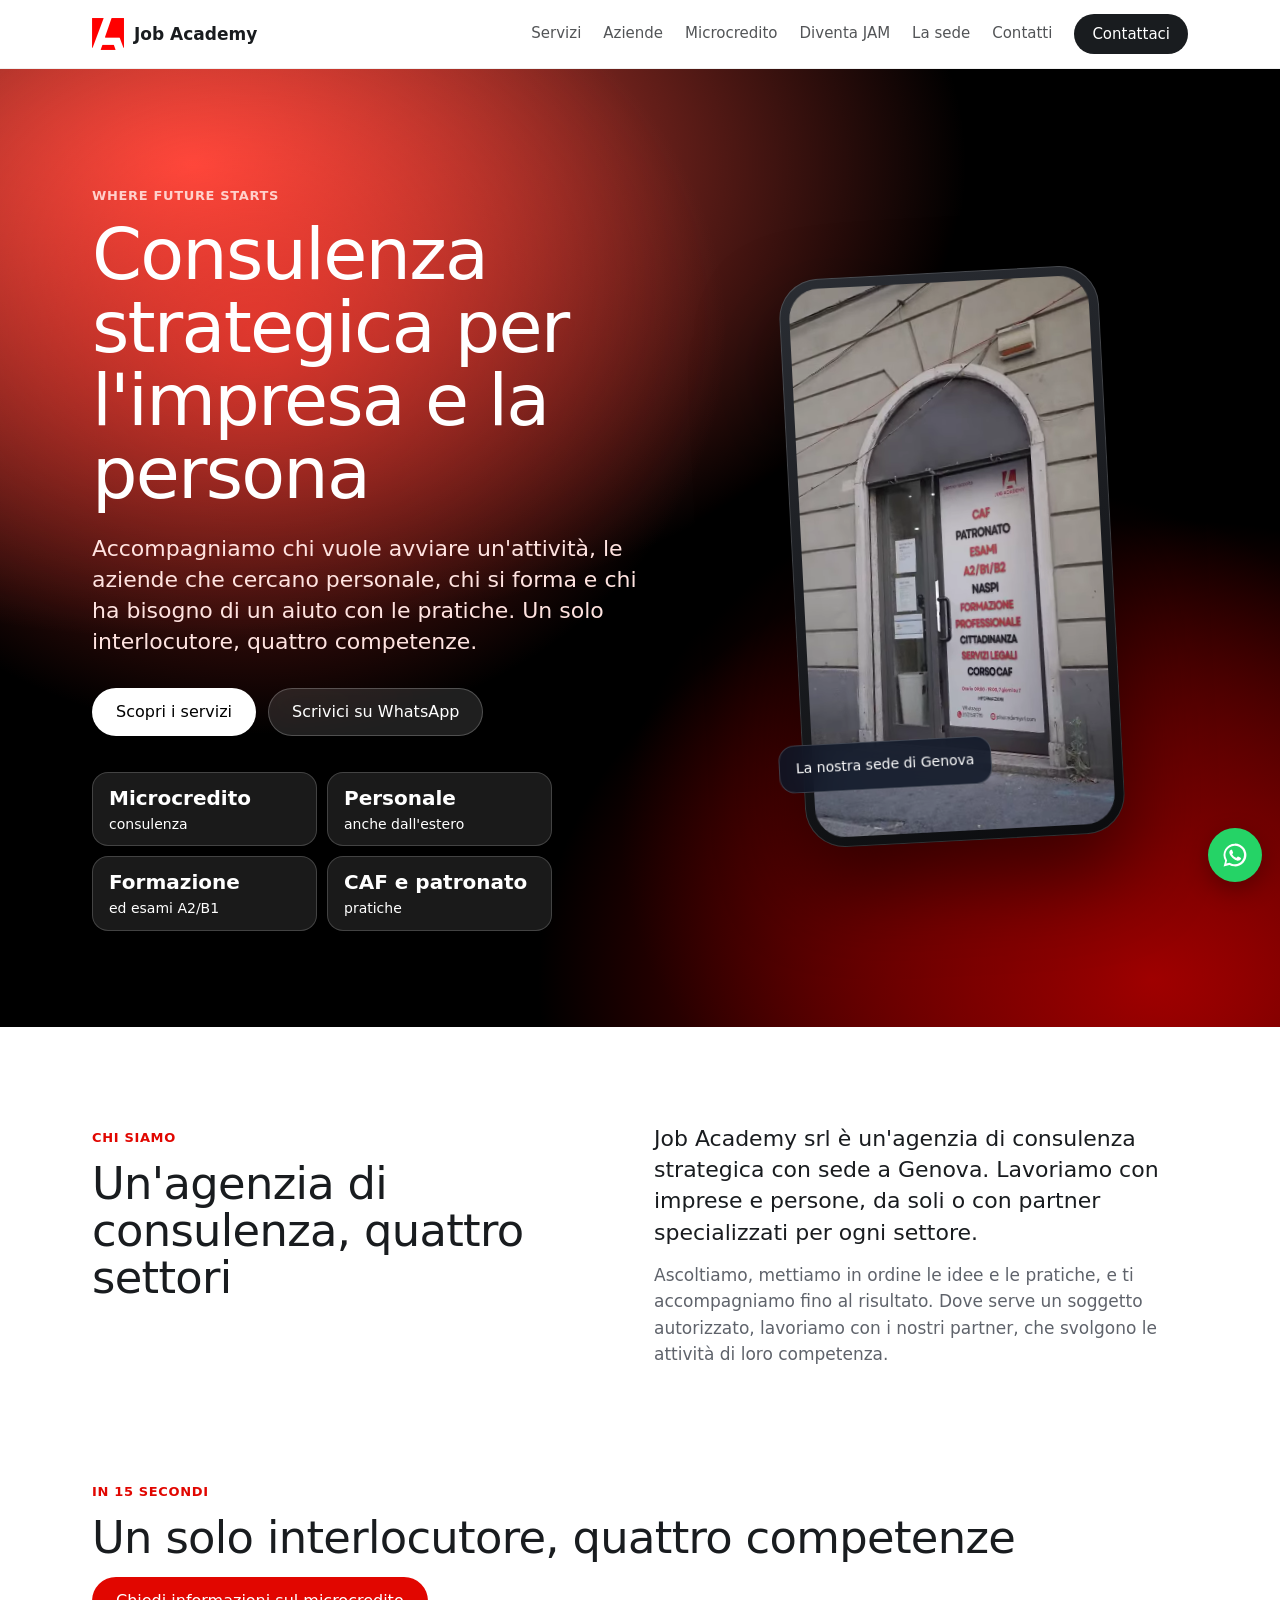
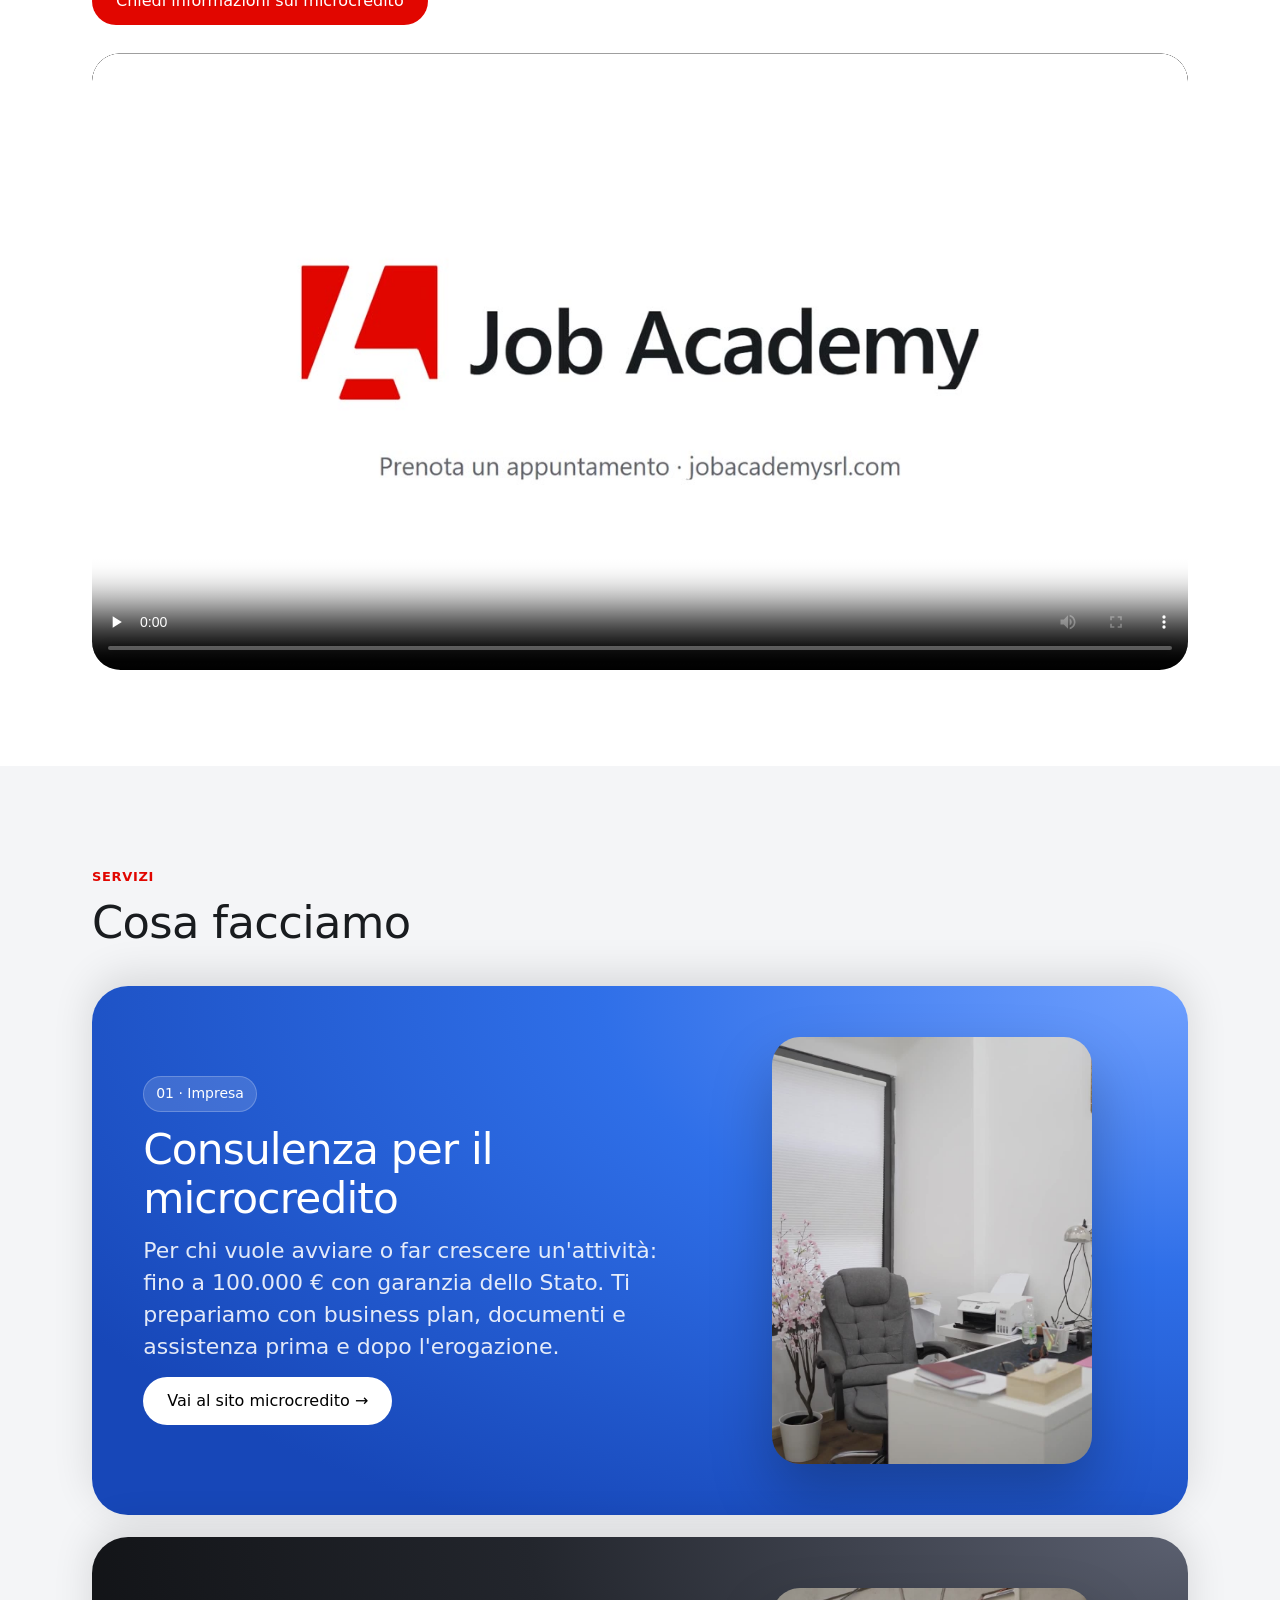
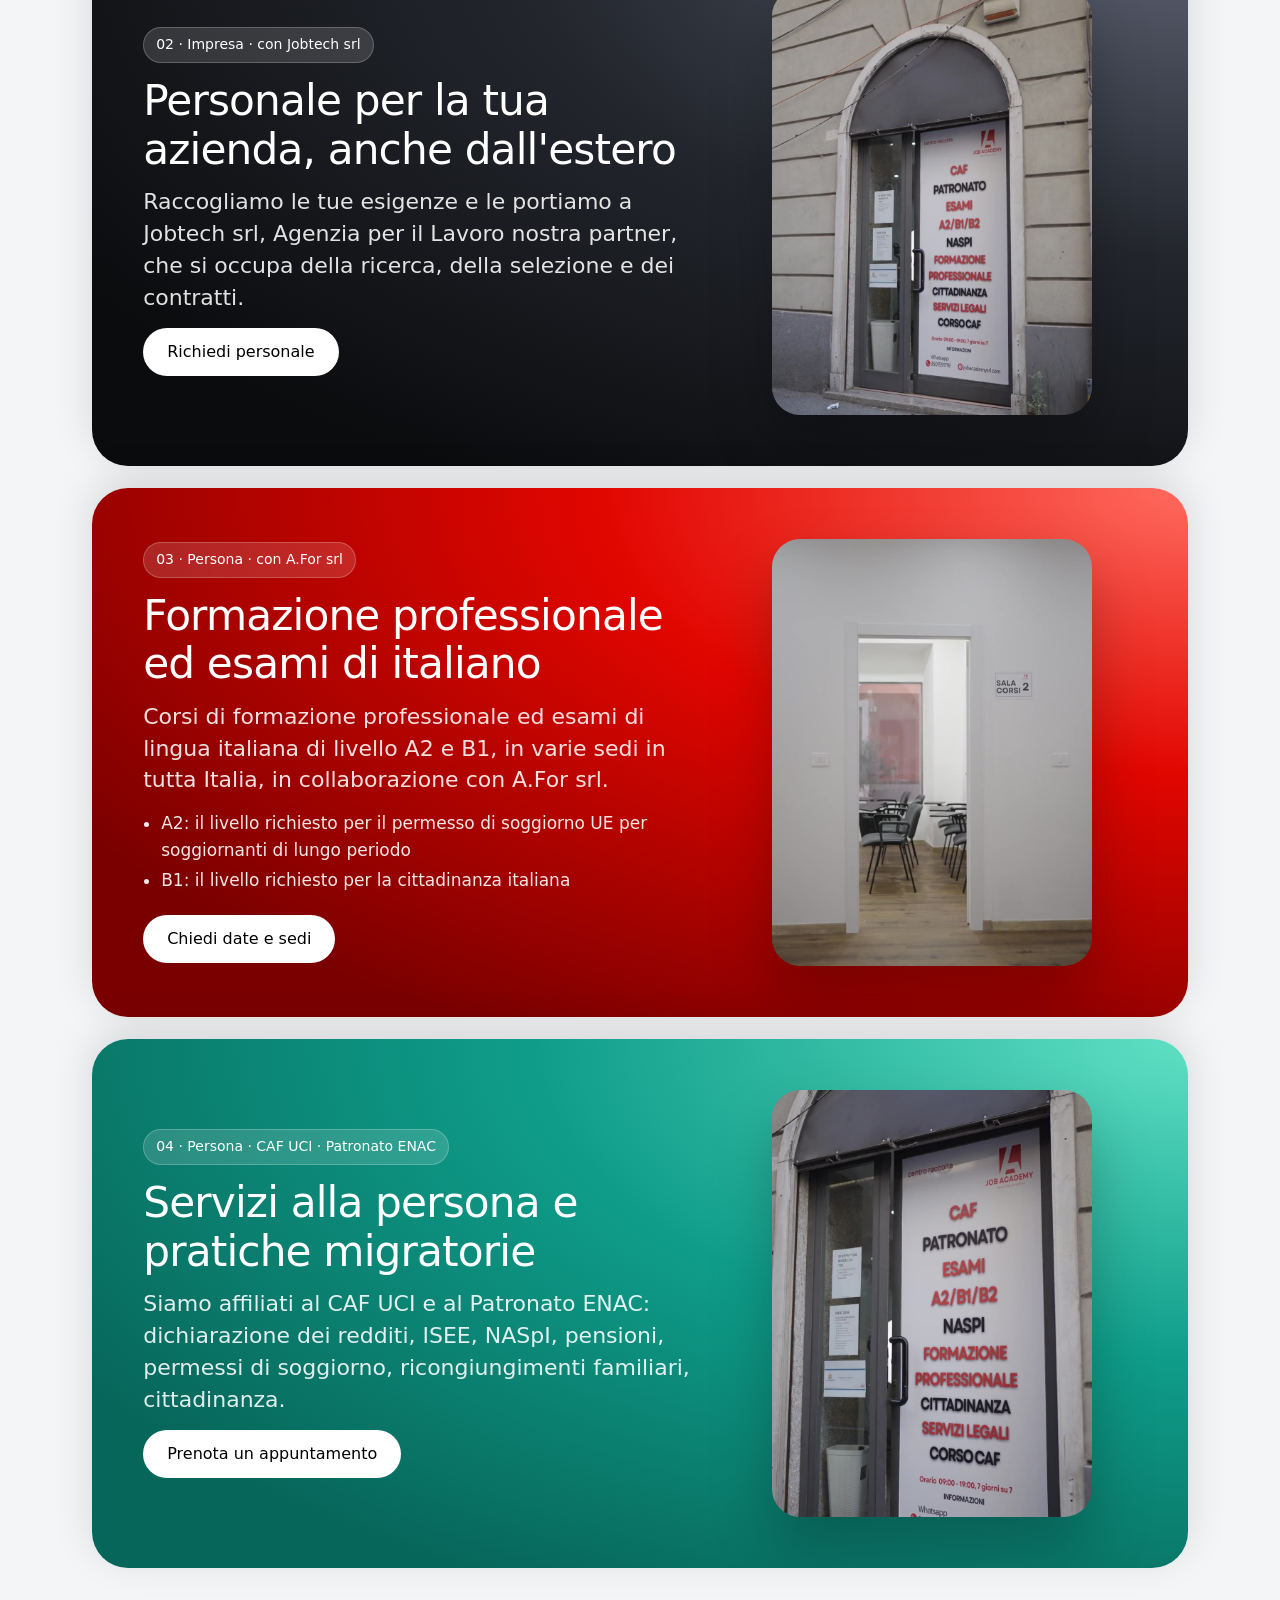
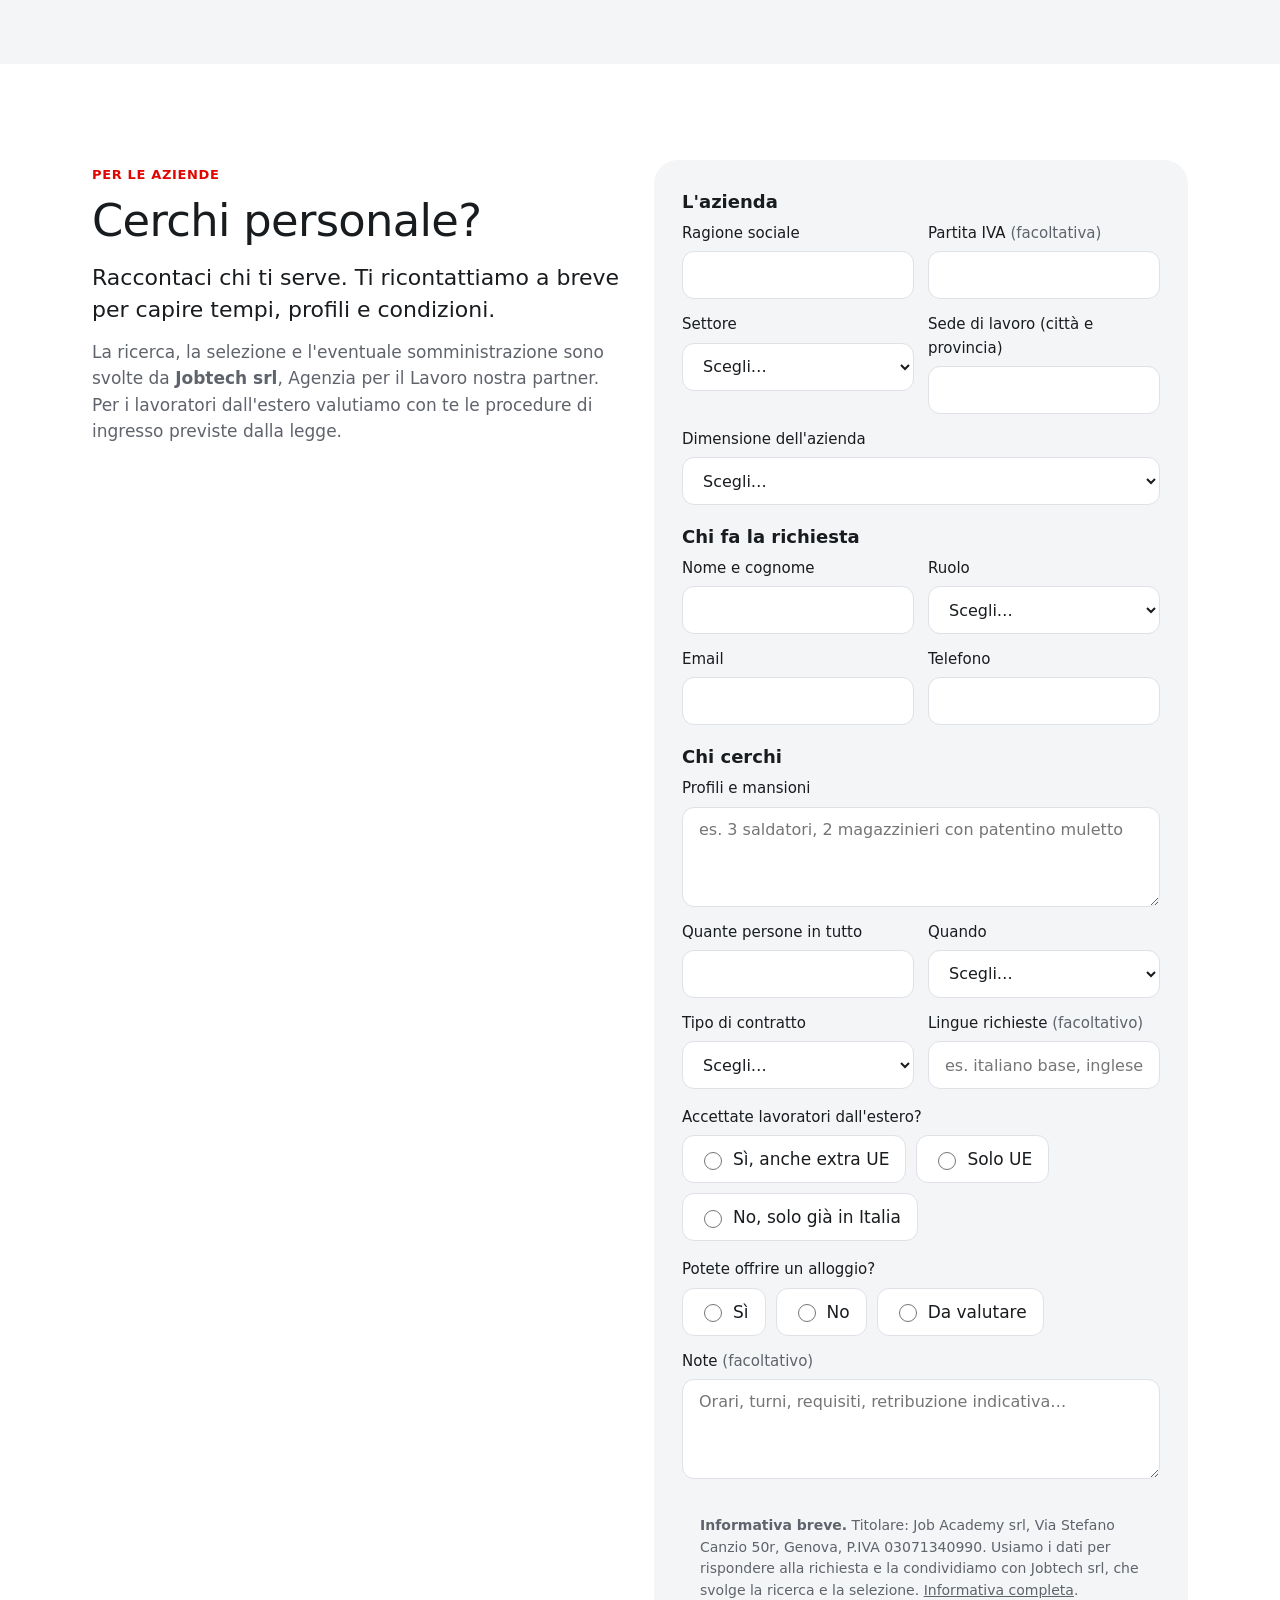
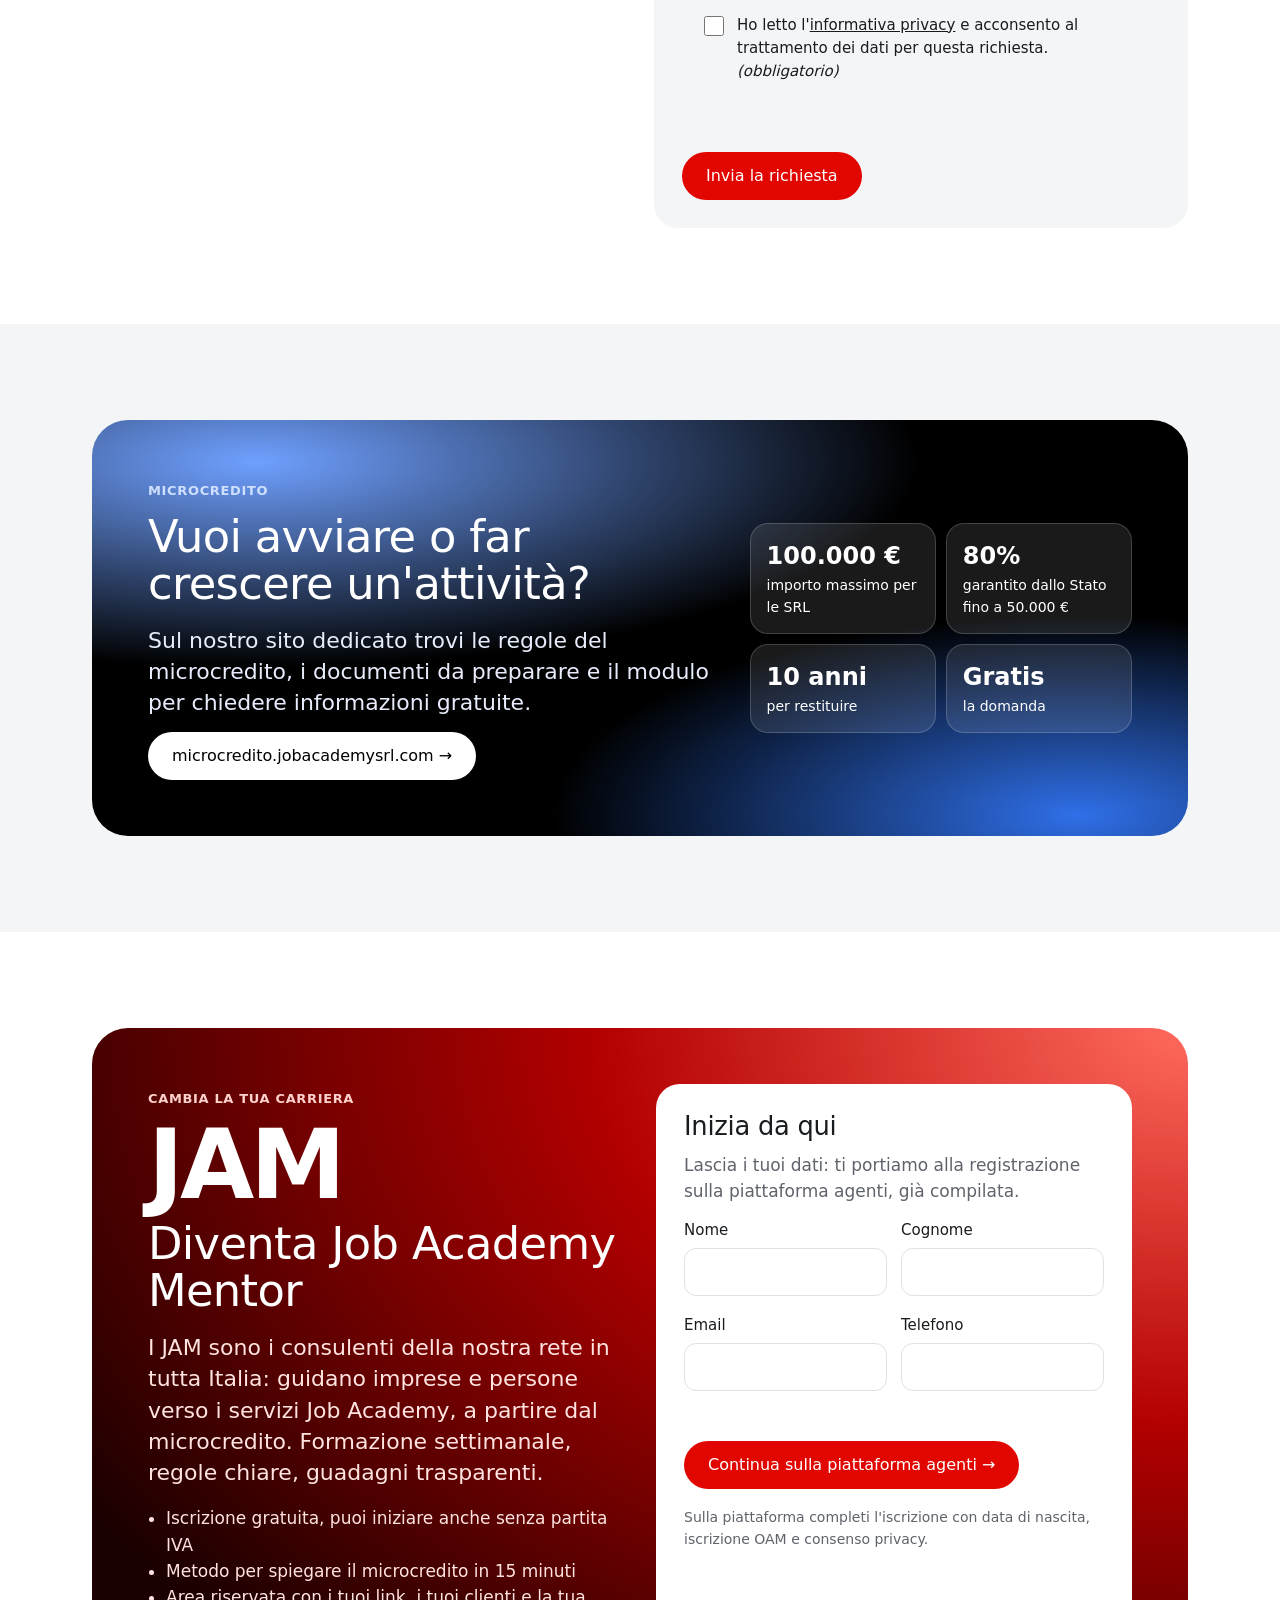
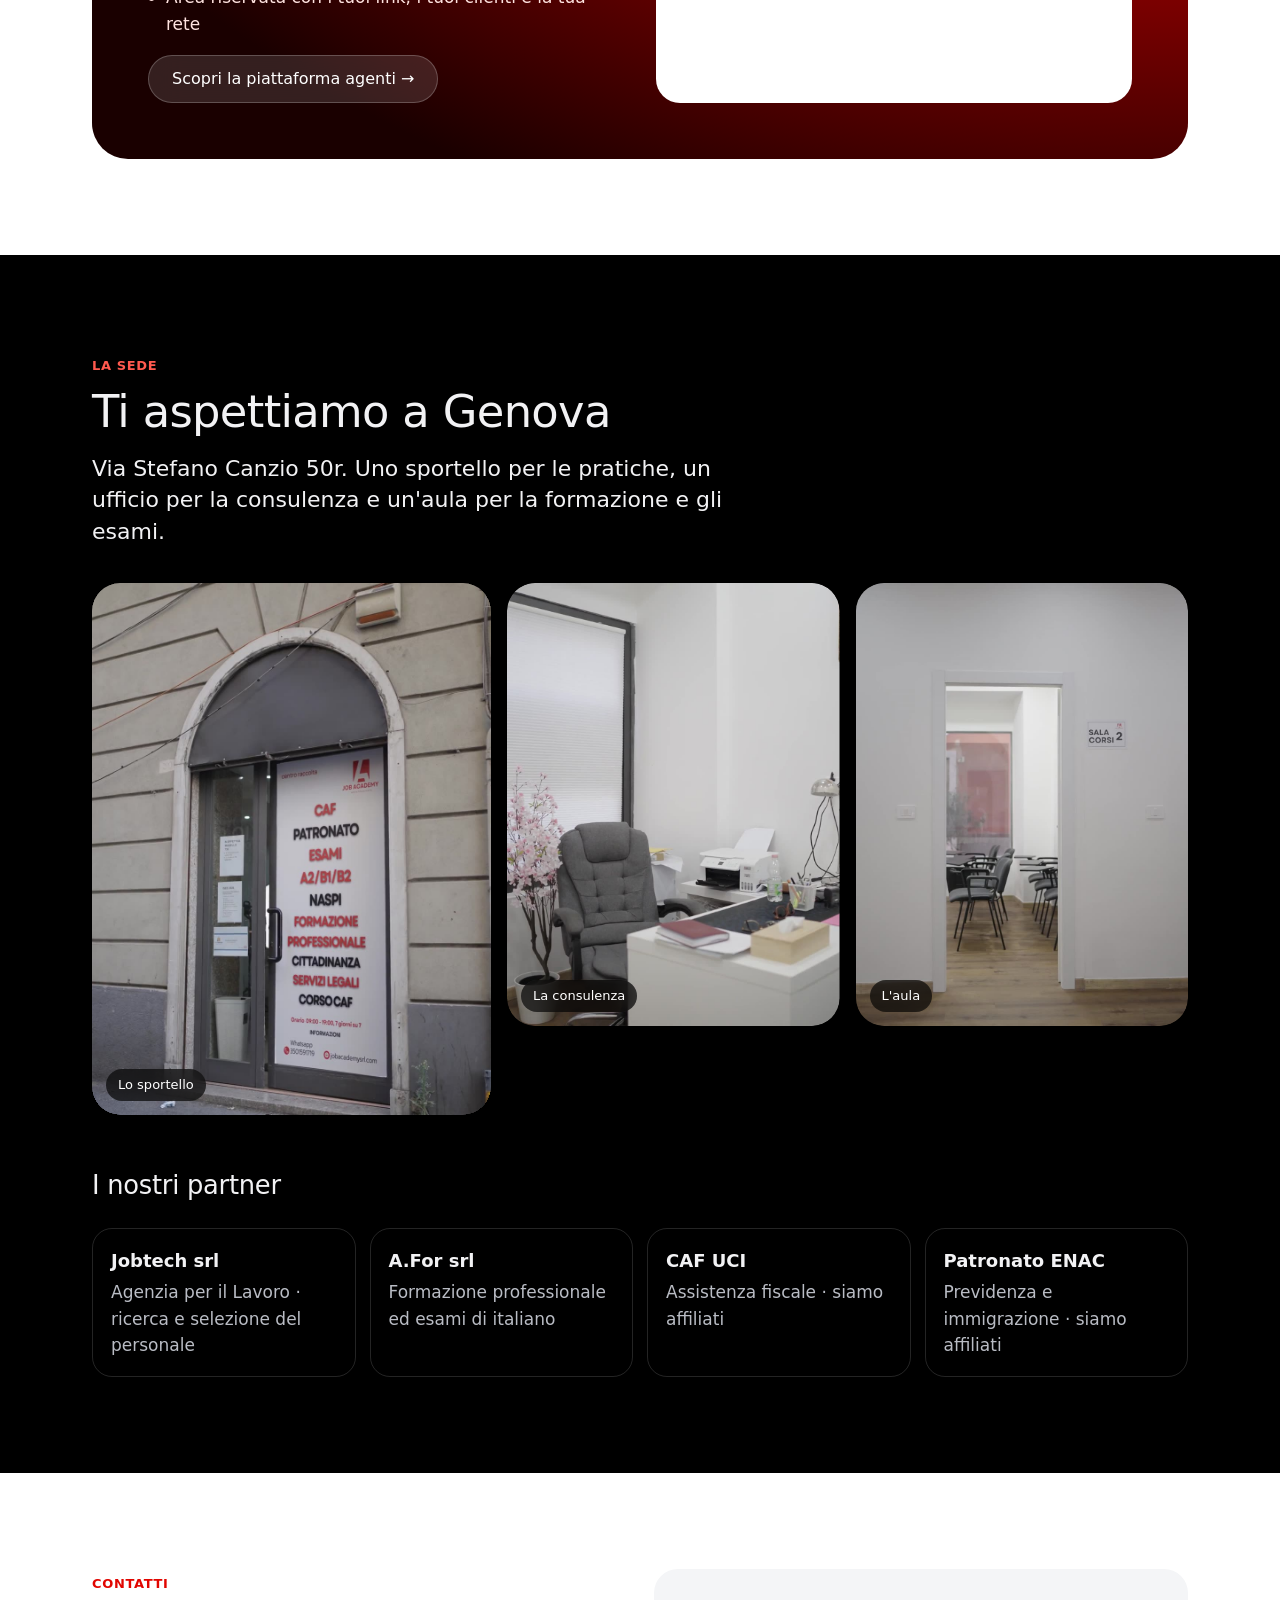
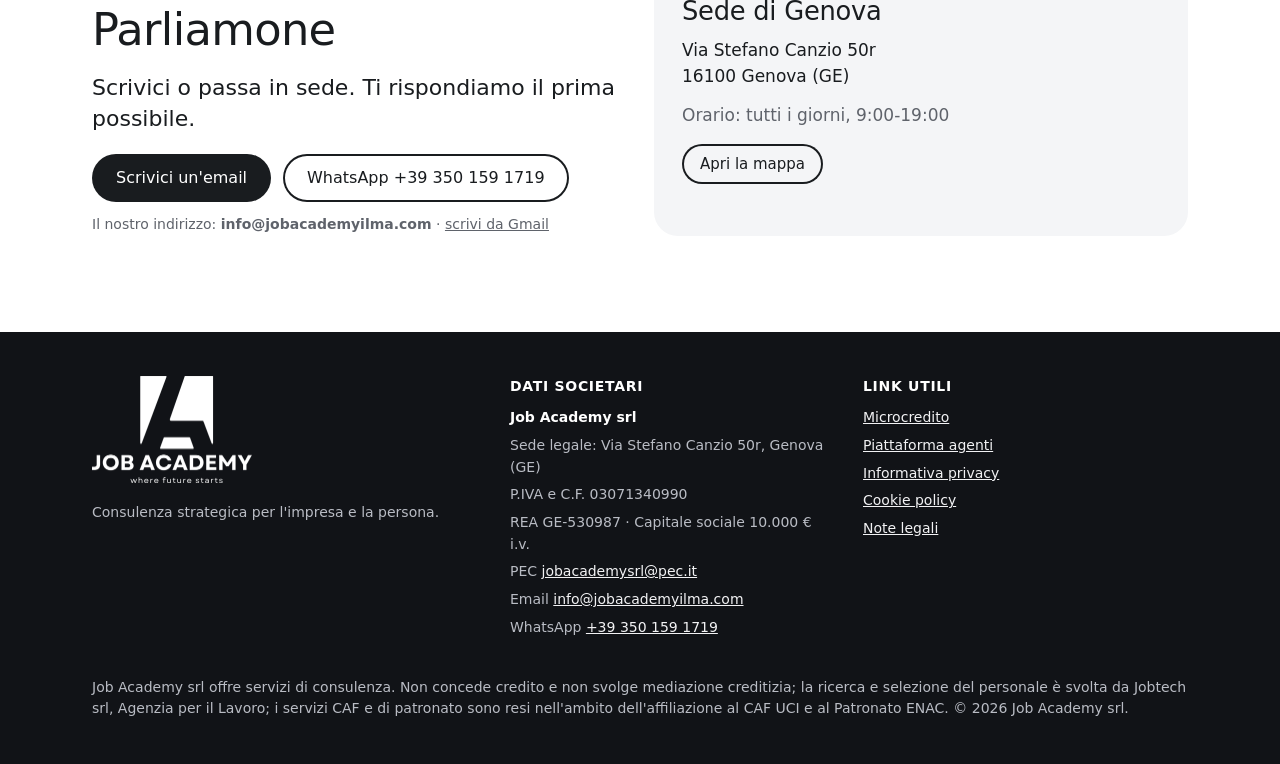
<file: index.html>
<!doctype html>
<html lang="it">
<head>
<meta charset="utf-8">
<meta name="viewport" content="width=device-width, initial-scale=1">
<title>Job Academy srl · Consulenza strategica per l'impresa e la persona</title>
<meta name="description" content="Job Academy srl, Genova: consulenza strategica per l'impresa e la persona. Microcredito, ricerca di personale anche dall'estero, formazione professionale ed esami di italiano A2/B1, CAF e patronato.">
<link rel="canonical" href="https://www.jobacademysrl.com/">
<meta name="theme-color" content="#000000">
<meta property="og:type" content="website">
<meta property="og:locale" content="it_IT">
<meta property="og:site_name" content="Job Academy srl">
<meta property="og:title" content="Job Academy · Consulenza strategica per l'impresa e la persona">
<meta property="og:description" content="Microcredito, ricerca di personale anche dall'estero, formazione ed esami di italiano A2/B1, CAF e patronato. Un solo interlocutore.">
<meta property="og:url" content="https://www.jobacademysrl.com/">
<meta property="og:image" content="https://www.jobacademysrl.com/og.jpg?v=2">
<meta property="og:image:secure_url" content="https://www.jobacademysrl.com/og.jpg?v=2">
<meta property="og:image:type" content="image/jpeg">
<meta property="og:image:width" content="1200">
<meta property="og:image:height" content="630">
<meta property="og:image:alt" content="Job Academy srl · Consulenza strategica per l'impresa e la persona">
<meta name="twitter:card" content="summary_large_image">
<meta name="twitter:title" content="Job Academy · Consulenza strategica per l'impresa e la persona">
<meta name="twitter:description" content="Microcredito, ricerca di personale anche dall'estero, formazione ed esami di italiano A2/B1, CAF e patronato. Un solo interlocutore.">
<meta name="twitter:image" content="https://www.jobacademysrl.com/og.jpg?v=2">
<link rel="icon" href="favicon.png" type="image/png">
<link rel="apple-touch-icon" href="apple-touch-icon.png">
<link rel="stylesheet" href="assets/styles.css?v=3">
<script type="application/ld+json">
{
  "@context": "https://schema.org",
  "@type": "ProfessionalService",
  "@id": "https://www.jobacademysrl.com/#org",
  "name": "Job Academy",
  "legalName": "Job Academy srl",
  "vatID": "IT03071340990",
  "taxID": "03071340990",
  "url": "https://www.jobacademysrl.com/",
  "logo": "https://www.jobacademysrl.com/assets/img/logo-red.png",
  "slogan": "Where future starts",
  "email": "info@jobacademyilma.com",
  "telephone": "+39 350 159 1719",
  "address": { "@type": "PostalAddress", "streetAddress": "Via Stefano Canzio 50r", "addressLocality": "Genova", "addressRegion": "GE", "addressCountry": "IT" },
  "areaServed": { "@type": "Country", "name": "Italia" },
  "knowsAbout": ["Microcredito", "Ricerca di personale", "Formazione professionale", "Esami di lingua italiana A2 e B1", "CAF", "Patronato", "Pratiche migratorie"],
  "sameAs": ["https://microcredito.jobacademysrl.com"]
}
</script>
</head>
<body>
<a class="hp" href="#servizi">Vai ai servizi</a>
<header class="nav">
  <div class="wrap">
    <a class="brand" href="#top" aria-label="Job Academy, torna all'inizio"><img src="assets/img/mark-red.png" alt="" width="32" height="32">Job Academy</a>
    <nav class="nav-links" aria-label="Sezioni">
      <a href="#servizi">Servizi</a><a href="#aziende">Aziende</a><a href="https://microcredito.jobacademysrl.com/?utm_source=jobacademysrl&amp;utm_medium=nav" rel="noopener">Microcredito</a><a href="#jam">Diventa JAM</a><a href="#sede">La sede</a><a href="#contatti">Contatti</a>
    </nav>
    <div class="nav-cta"><a class="btn btn-sm" href="#contatti">Contattaci</a></div>
  </div>
</header>

<main id="top">
  <section class="hero">
    <div class="wrap hero-grid">
      <div>
        <p class="kicker" style="color:#ffd1cc">Where future starts</p>
        <h1>Consulenza strategica per l'impresa e la persona</h1>
        <p class="lead">Accompagniamo chi vuole avviare un'attività, le aziende che cercano personale, chi si forma e chi ha bisogno di un aiuto con le pratiche. Un solo interlocutore, quattro competenze.</p>
        <div class="ctas">
          <a class="btn btn-light" href="#servizi">Scopri i servizi</a>
          <a class="btn btn-glass" href="https://wa.me/393501591719?text=Ciao%2C%20vorrei%20informazioni%20su%20Job%20Academy" rel="noopener">Scrivici su WhatsApp</a>
        </div>
        <div class="pills">
          <div class="pill"><b>Microcredito</b>consulenza</div>
          <div class="pill"><b>Personale</b>anche dall'estero</div>
          <div class="pill"><b>Formazione</b>ed esami A2/B1</div>
          <div class="pill"><b>CAF e patronato</b>pratiche</div>
        </div>
      </div>
      <div>
        <div class="device">
          <video poster="assets/video/sede-poster.jpg" autoplay muted loop playsinline preload="metadata" aria-label="Video della sede Job Academy di Genova: vetrina, ufficio e aula di formazione"><source src="assets/video/sede.webm" type="video/webm"><source src="assets/video/sede.mp4" type="video/mp4"></video>
          <span class="tag">La nostra sede di Genova</span>
        </div>
      </div>
    </div>
  </section>

  <section id="chi-siamo">
    <div class="wrap grid2">
      <div class="reveal">
        <p class="kicker">Chi siamo</p>
        <h2>Un'agenzia di consulenza, quattro settori</h2>
      </div>
      <div class="reveal">
        <p class="lead">Job Academy srl è un'agenzia di consulenza strategica con sede a Genova. Lavoriamo con imprese e persone, da soli o con partner specializzati per ogni settore.</p>
        <p class="muted">Ascoltiamo, mettiamo in ordine le idee e le pratiche, e ti accompagniamo fino al risultato. Dove serve un soggetto autorizzato, lavoriamo con i nostri partner, che svolgono le attività di loro competenza.</p>
      </div>
    </div>
  </section>

  <section id="video" class="reel-sec">
    <div class="wrap">
      <div class="reel-head reveal">
        <div>
          <p class="kicker">In 15 secondi</p>
          <h2>Un solo interlocutore, quattro competenze</h2>
        </div>
        <a class="btn btn-blue" href="microcredito/?utm_source=jobacademysrl&amp;utm_medium=video">Chiedi informazioni sul microcredito</a>
      </div>
      <div class="reel unveil">
        <video controls playsinline preload="none" poster="assets/video/showreel-poster.jpg" aria-label="Video di presentazione Job Academy: i quattro settori, il microcredito e il modulo per chi cerca personale"><source src="assets/video/showreel.mp4" type="video/mp4"></video>
      </div>
    </div>
  </section>

  <section id="servizi" class="soft">
    <div class="wrap">
      <p class="kicker reveal">Servizi</p>
      <h2 class="reveal">Cosa facciamo</h2>
      <div class="sectors">
        <article class="sector s-blue" style="--i:0">
          <div>
            <span class="partner">01 · Impresa</span>
            <h3>Consulenza per il microcredito</h3>
            <p>Per chi vuole avviare o far crescere un'attività: fino a 100.000 € con garanzia dello Stato. Ti prepariamo con business plan, documenti e assistenza prima e dopo l'erogazione.</p>
            <a class="btn btn-light" href="https://microcredito.jobacademysrl.com/?utm_source=jobacademysrl&amp;utm_medium=servizi" rel="noopener">Vai al sito microcredito →</a>
          </div>
          <div class="ph"><img src="assets/img/ufficio.jpg" alt="La scrivania di consulenza nella sede Job Academy" loading="lazy"></div>
        </article>
        <article class="sector s-ink" style="--i:1">
          <div>
            <span class="partner">02 · Impresa · con Jobtech srl</span>
            <h3>Personale per la tua azienda, anche dall'estero</h3>
            <p>Raccogliamo le tue esigenze e le portiamo a Jobtech srl, Agenzia per il Lavoro nostra partner, che si occupa della ricerca, della selezione e dei contratti.</p>
            <a class="btn btn-light" href="#aziende">Richiedi personale</a>
          </div>
          <div class="ph"><img src="assets/img/vetrina.jpg" alt="L'ingresso della sede Job Academy" loading="lazy"></div>
        </article>
        <article class="sector s-red" style="--i:2">
          <div>
            <span class="partner">03 · Persona · con A.For srl</span>
            <h3>Formazione professionale ed esami di italiano</h3>
            <p>Corsi di formazione professionale ed esami di lingua italiana di livello A2 e B1, in varie sedi in tutta Italia, in collaborazione con A.For srl.</p>
            <ul><li>A2: il livello richiesto per il permesso di soggiorno UE per soggiornanti di lungo periodo</li><li>B1: il livello richiesto per la cittadinanza italiana</li></ul>
            <a class="btn btn-light" href="#contatti">Chiedi date e sedi</a>
          </div>
          <div class="ph"><img src="assets/img/aula.jpg" alt="L'aula di formazione della sede Job Academy" loading="lazy"></div>
        </article>
        <article class="sector s-teal" style="--i:3">
          <div>
            <span class="partner">04 · Persona · CAF UCI · Patronato ENAC</span>
            <h3>Servizi alla persona e pratiche migratorie</h3>
            <p>Siamo affiliati al CAF UCI e al Patronato ENAC: dichiarazione dei redditi, ISEE, NASpI, pensioni, permessi di soggiorno, ricongiungimenti familiari, cittadinanza.</p>
            <a class="btn btn-light" href="#contatti">Prenota un appuntamento</a>
          </div>
          <div class="ph"><img src="assets/img/insegna.jpg" alt="La vetrina con i servizi Job Academy: CAF, patronato, esami, formazione, cittadinanza" loading="lazy"></div>
        </article>
      </div>
    </div>
  </section>

  <section id="aziende">
    <div class="wrap grid2">
      <div class="reveal">
        <p class="kicker">Per le aziende</p>
        <h2>Cerchi personale?</h2>
        <p class="lead">Raccontaci chi ti serve. Ti ricontattiamo a breve per capire tempi, profili e condizioni.</p>
        <p class="muted">La ricerca, la selezione e l'eventuale somministrazione sono svolte da <strong>Jobtech srl</strong>, Agenzia per il Lavoro nostra partner. Per i lavoratori dall'estero valutiamo con te le procedure di ingresso previste dalla legge.</p>
      </div>
      <div class="card reveal" id="az-card">
        <form id="azienda" action="#" novalidate>
          <fieldset>
            <legend>L'azienda</legend>
            <div class="row">
              <label class="f">Ragione sociale<input type="text" name="ragione_sociale" autocomplete="organization" required></label>
              <label class="f">Partita IVA <span class="muted">(facoltativa)</span><input type="text" name="partita_iva" inputmode="numeric" maxlength="11"></label>
            </div>
            <div class="row">
              <label class="f">Settore<select name="settore" required><option value="">Scegli…</option><option>Edilizia</option><option>Logistica e trasporti</option><option>Industria e manifattura</option><option>Agricoltura</option><option>Ristorazione e turismo</option><option>Commercio e grande distribuzione</option><option>Pulizie e servizi</option><option>Sanità e assistenza alla persona</option><option>Informatica e tecnologia</option><option>Altro</option></select></label>
              <label class="f">Sede di lavoro (città e provincia)<input type="text" name="sede" required></label>
            </div>
            <label class="f">Dimensione dell'azienda<select name="dimensione" required><option value="">Scegli…</option><option>Fino a 9 dipendenti</option><option>10-49 dipendenti</option><option>50-249 dipendenti</option><option>250 dipendenti o più</option></select></label>
          </fieldset>
          <fieldset>
            <legend>Chi fa la richiesta</legend>
            <div class="row">
              <label class="f">Nome e cognome<input type="text" name="referente" autocomplete="name" required></label>
              <label class="f">Ruolo<select name="ruolo" required><option value="">Scegli…</option><option>Titolare o amministratore</option><option>Direttore generale</option><option>Responsabile HR / risorse umane</option><option>Responsabile di reparto o produzione</option><option>Consulente esterno</option><option>Altro</option></select></label>
            </div>
            <div class="row">
              <label class="f">Email<input type="email" name="email" autocomplete="email" required></label>
              <label class="f">Telefono<input type="tel" name="telefono" autocomplete="tel" required></label>
            </div>
          </fieldset>
          <fieldset>
            <legend>Chi cerchi</legend>
            <label class="f">Profili e mansioni<textarea name="profili" placeholder="es. 3 saldatori, 2 magazzinieri con patentino muletto" required></textarea></label>
            <div class="row">
              <label class="f">Quante persone in tutto<input type="number" name="numero" min="1" max="999" inputmode="numeric" required></label>
              <label class="f">Quando<select name="quando" required><option value="">Scegli…</option><option>Subito</option><option>Entro un mese</option><option>Tra 1 e 3 mesi</option><option>Oltre 3 mesi</option></select></label>
            </div>
            <div class="row">
              <label class="f">Tipo di contratto<select name="contratto" required><option value="">Scegli…</option><option>Tempo indeterminato</option><option>Tempo determinato</option><option>Stagionale</option><option>Somministrazione</option><option>Apprendistato</option><option>Da definire</option></select></label>
              <label class="f">Lingue richieste <span class="muted">(facoltativo)</span><input type="text" name="lingue" placeholder="es. italiano base, inglese"></label>
            </div>
            <div><span style="font-weight:500;font-size:15px">Accettate lavoratori dall'estero?</span>
              <div class="radio"><label><input type="radio" name="estero" value="Sì, anche extra UE" required>Sì, anche extra UE</label><label><input type="radio" name="estero" value="Solo UE">Solo UE</label><label><input type="radio" name="estero" value="No, solo già in Italia">No, solo già in Italia</label></div>
            </div>
            <div><span style="font-weight:500;font-size:15px">Potete offrire un alloggio?</span>
              <div class="radio"><label><input type="radio" name="alloggio" value="Sì" required>Sì</label><label><input type="radio" name="alloggio" value="No">No</label><label><input type="radio" name="alloggio" value="Da valutare">Da valutare</label></div>
            </div>
            <label class="f">Note <span class="muted">(facoltativo)</span><textarea name="note" placeholder="Orari, turni, requisiti, retribuzione indicativa…"></textarea></label>
          </fieldset>
          <div class="gdpr">
            <p><strong>Informativa breve.</strong> Titolare: Job Academy srl, Via Stefano Canzio 50r, Genova, P.IVA 03071340990. Usiamo i dati per rispondere alla richiesta e la condividiamo con Jobtech srl, che svolge la ricerca e la selezione. <a href="privacy.html" target="_blank" rel="noopener">Informativa completa</a>.</p>
            <label class="check"><input type="checkbox" name="consenso" required><span>Ho letto l'<a href="privacy.html" target="_blank" rel="noopener">informativa privacy</a> e acconsento al trattamento dei dati per questa richiesta. <em>(obbligatorio)</em></span></label>
          </div>
          <p class="err" aria-live="polite"></p>
          <div><button class="btn btn-blue" type="submit">Invia la richiesta</button></div>
        </form>
      </div>
    </div>
  </section>

  <section id="microcredito" class="soft">
    <div class="wrap">
      <div class="band-micro reveal">
        <div>
          <p class="kicker" style="color:#cfe0ff">Microcredito</p>
          <h2 style="color:#fff">Vuoi avviare o far crescere un'attività?</h2>
          <p class="lead" style="color:#e6ecfb">Sul nostro sito dedicato trovi le regole del microcredito, i documenti da preparare e il modulo per chiedere informazioni gratuite.</p>
          <a class="btn btn-light" href="https://microcredito.jobacademysrl.com/?utm_source=jobacademysrl&amp;utm_medium=banner" rel="noopener">microcredito.jobacademysrl.com →</a>
        </div>
        <div class="facts">
          <div><b>100.000 €</b>importo massimo per le SRL</div>
          <div><b>80%</b>garantito dallo Stato fino a 50.000 €</div>
          <div><b>10 anni</b>per restituire</div>
          <div><b>Gratis</b>la domanda</div>
        </div>
      </div>
    </div>
  </section>

  <section id="jam">
    <div class="wrap">
      <div class="jam reveal">
        <div>
          <p class="kicker" style="color:#ffd1cc">Cambia la tua carriera</p>
          <div class="big">JAM</div>
          <h2 style="color:#fff;margin-top:12px">Diventa Job Academy Mentor</h2>
          <p class="lead" style="color:#ffe3e0">I JAM sono i consulenti della nostra rete in tutta Italia: guidano imprese e persone verso i servizi Job Academy, a partire dal microcredito. Formazione settimanale, regole chiare, guadagni trasparenti.</p>
          <ul style="color:#ffe3e0;padding-left:18px">
            <li>Iscrizione gratuita, puoi iniziare anche senza partita IVA</li>
            <li>Metodo per spiegare il microcredito in 15 minuti</li>
            <li>Area riservata con i tuoi link, i tuoi clienti e la tua rete</li>
          </ul>
          <p style="margin:18px 0 0"><a class="btn btn-glass" href="https://agenti.jobacademysrl.com/?utm_source=jobacademysrl&amp;utm_medium=jam" rel="noopener">Scopri la piattaforma agenti →</a></p>
        </div>
        <div class="card" id="jam-card">
          <h3>Inizia da qui</h3>
          <p class="muted">Lascia i tuoi dati: ti portiamo alla registrazione sulla piattaforma agenti, già compilata.</p>
          <form id="jam-form" action="#" novalidate>
            <div class="row">
              <label class="f">Nome<input type="text" name="nome" autocomplete="given-name" required></label>
              <label class="f">Cognome<input type="text" name="cognome" autocomplete="family-name" required></label>
            </div>
            <div class="row">
              <label class="f">Email<input type="email" name="email" autocomplete="email" required></label>
              <label class="f">Telefono<input type="tel" name="telefono" autocomplete="tel" required></label>
            </div>
            <p class="err" aria-live="polite"></p>
            <div><button class="btn btn-blue" type="submit">Continua sulla piattaforma agenti →</button></div>
            <p class="small muted" style="margin:0">Sulla piattaforma completi l'iscrizione con data di nascita, iscrizione OAM e consenso privacy.</p>
          </form>
        </div>
      </div>
    </div>
  </section>

  <section id="sede" class="dark">
    <div class="wrap">
      <p class="kicker reveal">La sede</p>
      <h2 class="reveal">Ti aspettiamo a Genova</h2>
      <p class="lead reveal">Via Stefano Canzio 50r. Uno sportello per le pratiche, un ufficio per la consulenza e un'aula per la formazione e gli esami.</p>
      <div class="gallery">
        <figure class="unveil"><img src="assets/img/vetrina.jpg" alt="La vetrina della sede di Genova" loading="lazy"><figcaption>Lo sportello</figcaption></figure>
        <figure class="unveil"><img src="assets/img/ufficio.jpg" alt="L'ufficio di consulenza" loading="lazy"><figcaption>La consulenza</figcaption></figure>
        <figure class="unveil"><img src="assets/img/aula.jpg" alt="L'aula di formazione" loading="lazy"><figcaption>L'aula</figcaption></figure>
      </div>
      <h3 class="reveal" style="margin-top:56px">I nostri partner</h3>
      <div class="partners" style="color:var(--on-dark)">
        <div class="reveal" style="border-color:#ffffff24"><b>Jobtech srl</b><span class="muted">Agenzia per il Lavoro · ricerca e selezione del personale</span></div>
        <div class="reveal" style="border-color:#ffffff24"><b>A.For srl</b><span class="muted">Formazione professionale ed esami di italiano</span></div>
        <div class="reveal" style="border-color:#ffffff24"><b>CAF UCI</b><span class="muted">Assistenza fiscale · siamo affiliati</span></div>
        <div class="reveal" style="border-color:#ffffff24"><b>Patronato ENAC</b><span class="muted">Previdenza e immigrazione · siamo affiliati</span></div>
      </div>
    </div>
  </section>

  <section id="contatti">
    <div class="wrap grid2">
      <div class="reveal">
        <p class="kicker">Contatti</p>
        <h2>Parliamone</h2>
        <p class="lead">Scrivici o passa in sede. Ti rispondiamo il prima possibile.</p>
        <div class="ctas" style="margin-top:20px">
          <a class="btn" id="mail-btn" href="mailto:info@jobacademyilma.com?subject=Richiesta%20informazioni%20dal%20sito">Scrivici un'email</a>
          <a class="btn btn-outline" href="https://wa.me/393501591719" rel="noopener">WhatsApp +39 350 159 1719</a>
        </div>
        <p class="mail-note" id="mail-note" aria-live="polite">Il nostro indirizzo: <strong>info@jobacademyilma.com</strong> · <a href="https://mail.google.com/mail/?view=cm&amp;to=info@jobacademyilma.com&amp;su=Richiesta%20informazioni%20dal%20sito" target="_blank" rel="noopener">scrivi da Gmail</a></p>
      </div>
      <div class="card reveal">
        <h3>Sede di Genova</h3>
        <p style="margin:0">Via Stefano Canzio 50r<br>16100 Genova (GE)</p>
        <p class="muted" style="margin:12px 0 0">Orario: tutti i giorni, 9:00-19:00</p>
        <p style="margin:16px 0 0"><a class="btn btn-sm btn-outline" href="https://www.openstreetmap.org/search?query=Via%20Stefano%20Canzio%2050%20Genova" target="_blank" rel="noopener">Apri la mappa</a></p>
      </div>
    </div>
  </section>
</main>

<footer>
  <div class="wrap">
    <div class="legal-foot">
      <div>
        <img src="assets/img/logo-white.png" alt="Job Academy · where future starts" width="160" height="107">
        <p style="margin:0">Consulenza strategica per l'impresa e la persona.</p>
      </div>
      <div>
        <h4>Dati societari</h4>
        <ul>
          <li><strong style="color:#fff">Job Academy srl</strong></li>
          <li>Sede legale: Via Stefano Canzio 50r, Genova (GE)</li>
          <li>P.IVA e C.F. 03071340990</li>
          <li>REA GE-530987 · Capitale sociale 10.000 € i.v.</li>
          <li>PEC <a href="mailto:jobacademysrl@pec.it">jobacademysrl@pec.it</a></li>
          <li>Email <a href="mailto:info@jobacademyilma.com">info@jobacademyilma.com</a></li>
          <li>WhatsApp <a href="https://wa.me/393501591719" rel="noopener">+39 350 159 1719</a></li>
        </ul>
      </div>
      <div>
        <h4>Link utili</h4>
        <ul>
          <li><a href="https://microcredito.jobacademysrl.com" rel="noopener">Microcredito</a></li>
          <li><a href="https://agenti.jobacademysrl.com" rel="noopener">Piattaforma agenti</a></li>
          <li><a href="privacy.html">Informativa privacy</a></li>
          <li><a href="cookie.html">Cookie policy</a></li>
          <li><a href="note-legali.html">Note legali</a></li>
        </ul>
      </div>
    </div>
    <p class="small" style="margin:28px 0 0">Job Academy srl offre servizi di consulenza. Non concede credito e non svolge mediazione creditizia; la ricerca e selezione del personale è svolta da Jobtech srl, Agenzia per il Lavoro; i servizi CAF e di patronato sono resi nell'ambito dell'affiliazione al CAF UCI e al Patronato ENAC. © <span id="anno">2026</span> Job Academy srl.</p>
  </div>
</footer>

<a class="wa-float" href="https://wa.me/393501591719?text=Ciao%2C%20vorrei%20informazioni%20su%20Job%20Academy" rel="noopener" aria-label="Scrivici su WhatsApp"><svg viewBox="0 0 32 32" width="28" height="28" aria-hidden="true"><path fill="#fff" d="M16 3a13 13 0 0 0-11.2 19.6L3 29l6.6-1.7A13 13 0 1 0 16 3zm0 23.6c-2 0-4-.6-5.7-1.6l-.4-.2-3.9 1 1-3.8-.3-.4A10.6 10.6 0 1 1 16 26.6zm5.8-7.9c-.3-.2-1.9-.9-2.2-1s-.5-.2-.7.2-.8 1-1 1.2-.4.2-.7 0a8.7 8.7 0 0 1-4.3-3.8c-.3-.6.3-.5.9-1.7.1-.2 0-.4 0-.6l-1-2.4c-.3-.6-.5-.5-.7-.5h-.6a1.2 1.2 0 0 0-.9.4 3.7 3.7 0 0 0-1.1 2.7 6.5 6.5 0 0 0 1.3 3.4 14.6 14.6 0 0 0 5.6 5c2.1.9 2.9 1 4 .8.6-.1 1.9-.8 2.2-1.5s.3-1.4.2-1.5-.3-.2-.6-.3z"/></svg></a>

<script src="config.js?v=1"></script>
<script src="assets/app.js?v=2"></script>
</body>
</html>
</file>
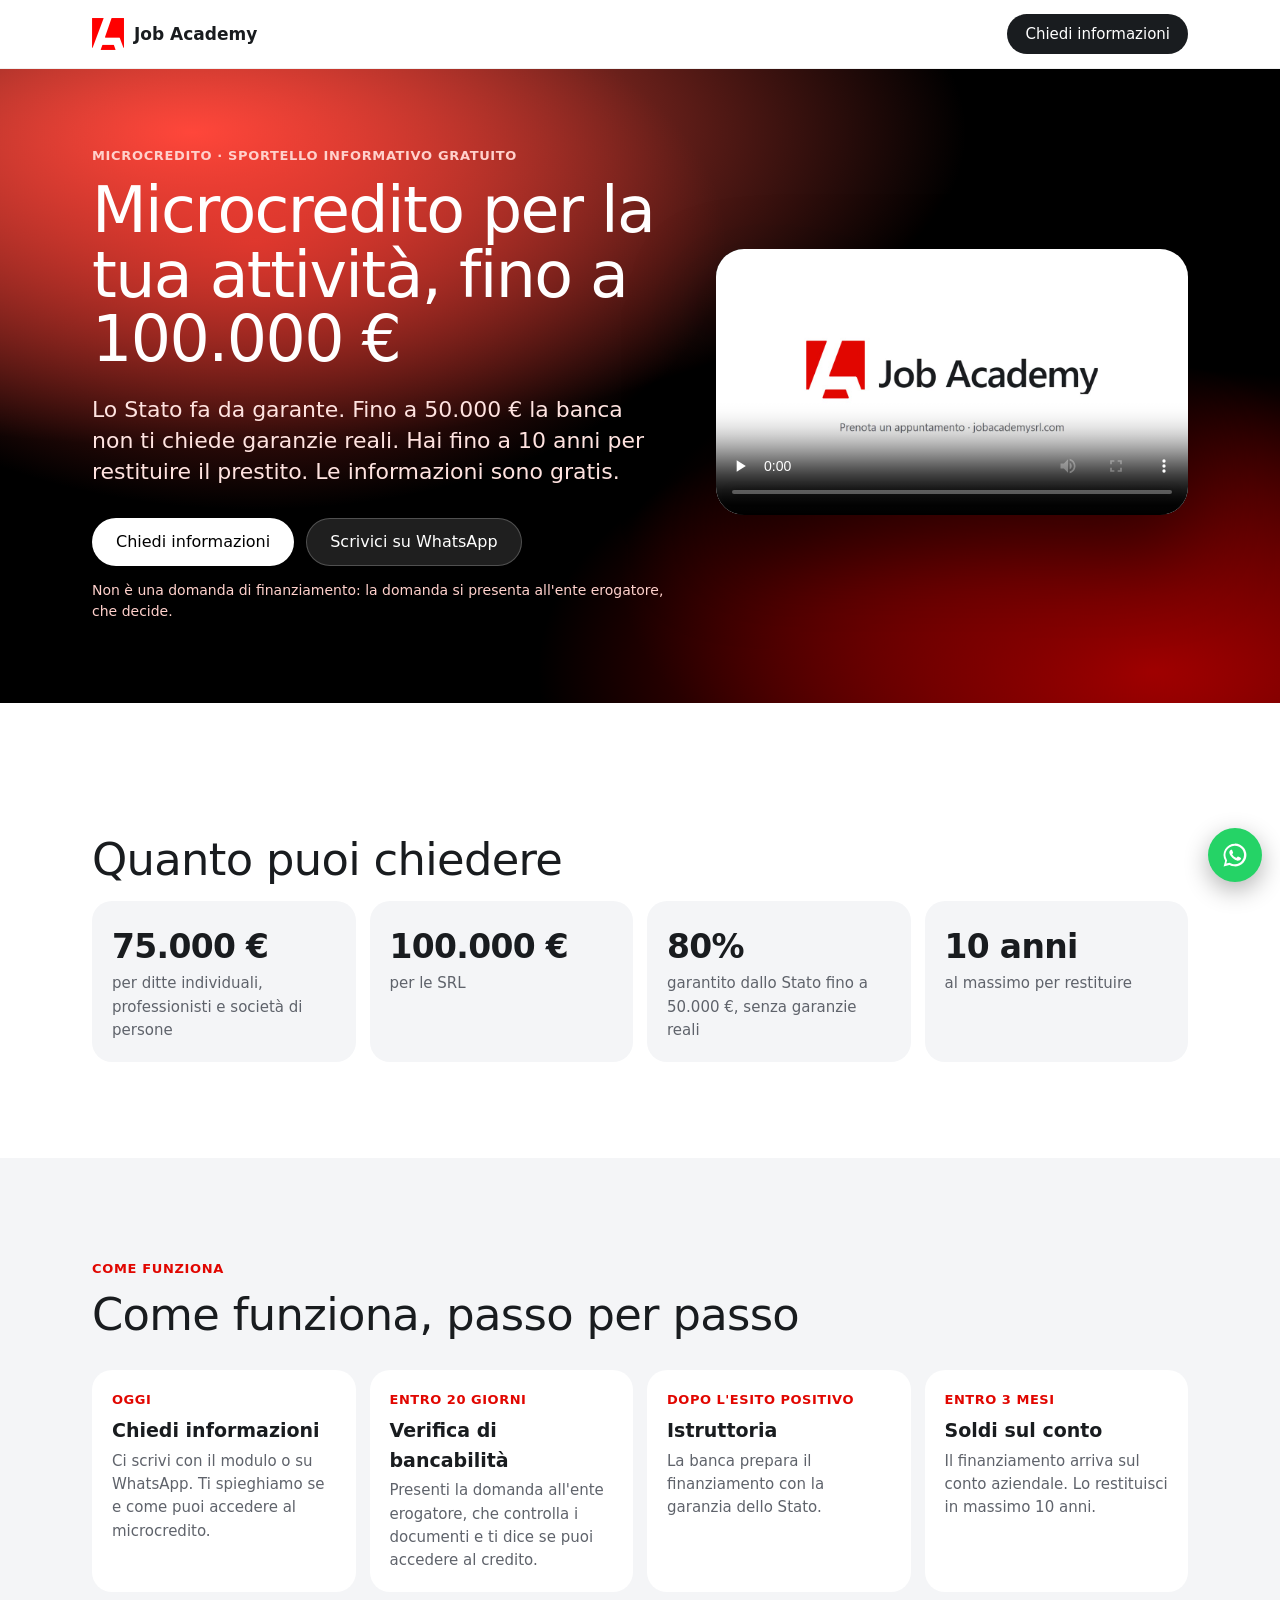
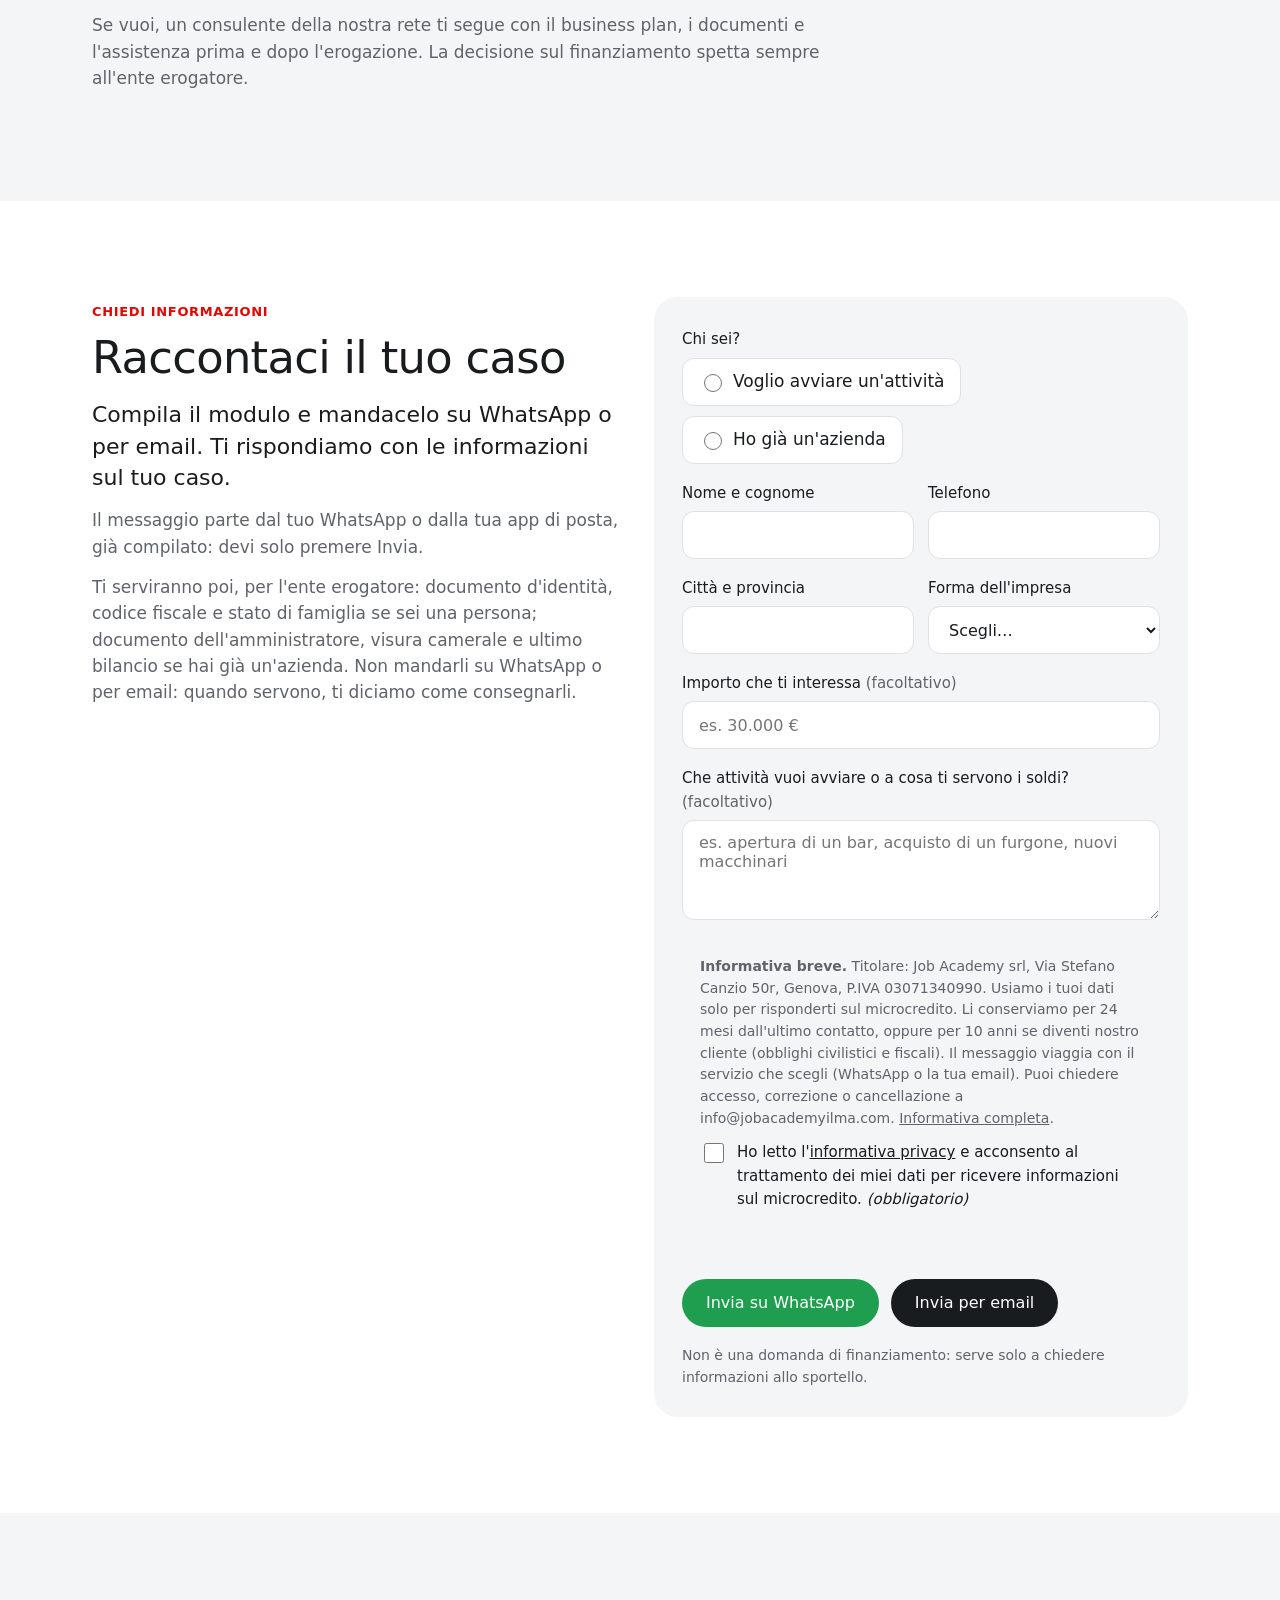
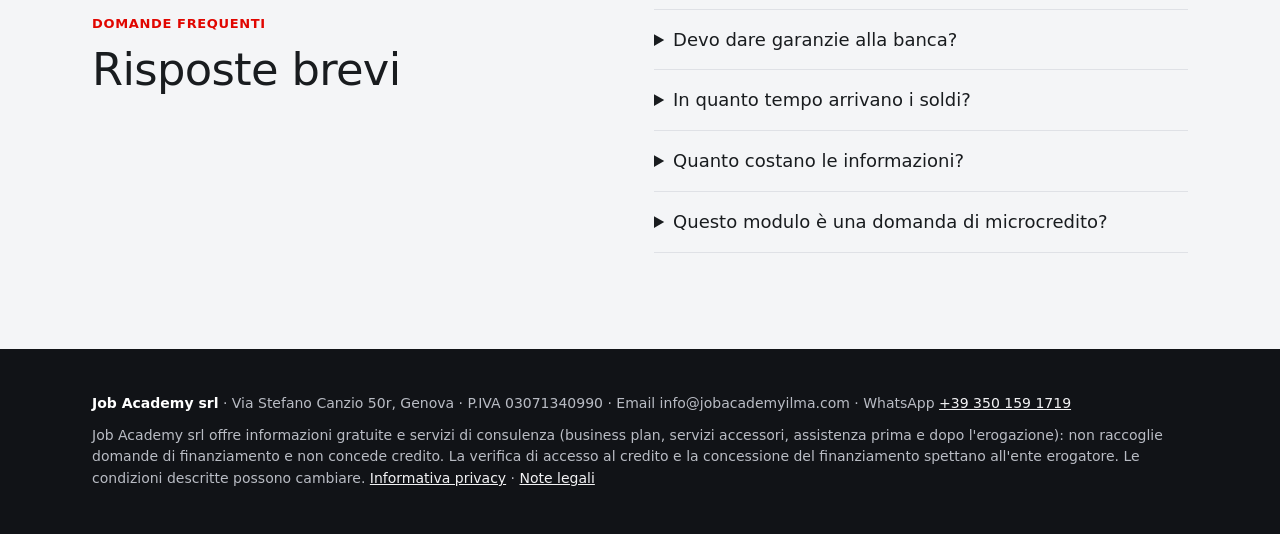
<file: microcredito/index.html>
<!doctype html>
<html lang="it">
<head>
<meta charset="utf-8">
<meta name="viewport" content="width=device-width, initial-scale=1">
<title>Microcredito fino a 100.000 € · Chiedi informazioni gratis | Job Academy srl</title>
<meta name="description" content="Microcredito per avviare o far crescere un'attività: fino a 100.000 €, garanzia dello Stato, fino a 10 anni per restituire. Sportello informativo gratuito di Job Academy srl, Genova.">
<link rel="canonical" href="https://www.jobacademysrl.com/microcredito/">
<meta name="theme-color" content="#000000">
<meta property="og:type" content="website">
<meta property="og:locale" content="it_IT">
<meta property="og:site_name" content="Job Academy srl">
<meta property="og:title" content="Microcredito fino a 100.000 € · Chiedi informazioni gratis">
<meta property="og:description" content="Lo Stato fa da garante. Fino a 50.000 € la banca non ti chiede garanzie reali. Hai fino a 10 anni per restituire.">
<meta property="og:url" content="https://www.jobacademysrl.com/microcredito/">
<meta property="og:image" content="https://www.jobacademysrl.com/og.jpg?v=2">
<meta property="og:image:width" content="1200">
<meta property="og:image:height" content="630">
<meta name="twitter:card" content="summary_large_image">
<link rel="icon" href="../favicon.png" type="image/png">
<link rel="apple-touch-icon" href="../apple-touch-icon.png">
<link rel="stylesheet" href="../assets/styles.css?v=3">
</head>
<body>
<a class="hp" href="#modulo">Vai al modulo</a>
<header class="nav">
  <div class="wrap">
    <a class="brand" href="../" aria-label="Job Academy, vai al sito"><img src="../assets/img/mark-red.png" alt="" width="32" height="32">Job Academy</a>
    <div class="nav-cta"><a class="btn btn-sm" href="#modulo">Chiedi informazioni</a></div>
  </div>
</header>

<main>
  <section class="hero lp-hero">
    <div class="wrap hero-grid">
      <div>
        <p class="kicker" style="color:#ffd1cc">Microcredito · sportello informativo gratuito</p>
        <h1>Microcredito per la tua attività, fino a 100.000 €</h1>
        <p class="lead">Lo Stato fa da garante. Fino a 50.000 € la banca non ti chiede garanzie reali. Hai fino a 10 anni per restituire il prestito. Le informazioni sono gratis.</p>
        <div class="ctas">
          <a class="btn btn-light" href="#modulo">Chiedi informazioni</a>
          <a class="btn btn-glass" href="https://wa.me/393501591719?text=Ciao%2C%20vorrei%20informazioni%20sul%20microcredito" rel="noopener">Scrivici su WhatsApp</a>
        </div>
        <p class="note">Non è una domanda di finanziamento: la domanda si presenta all'ente erogatore, che decide.</p>
      </div>
      <div class="reel">
        <video controls playsinline preload="none" poster="../assets/video/showreel-poster.jpg" aria-label="Video di presentazione Job Academy: i quattro settori, il microcredito e il modulo di contatto"><source src="../assets/video/showreel.mp4" type="video/mp4"></video>
      </div>
    </div>
  </section>

  <section>
    <div class="wrap">
      <p class="kicker reveal">Le regole</p>
      <h2 class="reveal">Quanto puoi chiedere</h2>
      <div class="lp-facts reveal">
        <div><b>75.000 €</b>per ditte individuali, professionisti e società di persone</div>
        <div><b>100.000 €</b>per le SRL</div>
        <div><b>80%</b>garantito dallo Stato fino a 50.000 €, senza garanzie reali</div>
        <div><b>10 anni</b>al massimo per restituire</div>
      </div>
    </div>
  </section>

  <section class="soft">
    <div class="wrap">
      <p class="kicker reveal">Come funziona</p>
      <h2 class="reveal">Come funziona, passo per passo</h2>
      <ol class="lp-steps">
        <li class="reveal"><span class="when">Oggi</span><b>Chiedi informazioni</b><p>Ci scrivi con il modulo o su WhatsApp. Ti spieghiamo se e come puoi accedere al microcredito.</p></li>
        <li class="reveal"><span class="when">Entro 20 giorni</span><b>Verifica di bancabilità</b><p>Presenti la domanda all'ente erogatore, che controlla i documenti e ti dice se puoi accedere al credito.</p></li>
        <li class="reveal"><span class="when">Dopo l'esito positivo</span><b>Istruttoria</b><p>La banca prepara il finanziamento con la garanzia dello Stato.</p></li>
        <li class="reveal"><span class="when">Entro 3 mesi</span><b>Soldi sul conto</b><p>Il finanziamento arriva sul conto aziendale. Lo restituisci in massimo 10 anni.</p></li>
      </ol>
      <p class="muted reveal" style="margin-top:20px;max-width:70ch">Se vuoi, un consulente della nostra rete ti segue con il business plan, i documenti e l'assistenza prima e dopo l'erogazione. La decisione sul finanziamento spetta sempre all'ente erogatore.</p>
    </div>
  </section>

  <section id="modulo">
    <div class="wrap grid2">
      <div class="reveal">
        <p class="kicker">Chiedi informazioni</p>
        <h2>Raccontaci il tuo caso</h2>
        <p class="lead">Compila il modulo e mandacelo su WhatsApp o per email. Ti rispondiamo con le informazioni sul tuo caso.</p>
        <p class="muted">Il messaggio parte dal tuo WhatsApp o dalla tua app di posta, già compilato: devi solo premere Invia.</p>
        <p class="muted">Ti serviranno poi, per l'ente erogatore: documento d'identità, codice fiscale e stato di famiglia se sei una persona; documento dell'amministratore, visura camerale e ultimo bilancio se hai già un'azienda. Non mandarli su WhatsApp o per email: quando servono, ti diciamo come consegnarli.</p>
      </div>
      <div class="card reveal" id="lead-card">
        <form id="lead" action="#" novalidate>
          <div><span style="font-weight:500;font-size:15px">Chi sei?</span>
            <div class="radio"><label><input type="radio" name="chi" value="Persona che vuole avviare un'attività" required>Voglio avviare un'attività</label><label><input type="radio" name="chi" value="Azienda già esistente">Ho già un'azienda</label></div>
          </div>
          <div class="row">
            <label class="f">Nome e cognome<input type="text" name="nome" id="nome" autocomplete="name" required></label>
            <label class="f">Telefono<input type="tel" name="telefono" id="telefono" autocomplete="tel" required></label>
          </div>
          <div class="row">
            <label class="f">Città e provincia<input type="text" name="citta" id="citta" autocomplete="address-level2" required></label>
            <label class="f">Forma dell'impresa<select name="forma" id="forma" required><option value="">Scegli…</option><option>Non ancora costituita</option><option>SRL o SRLS (fino a 100.000 €)</option><option>Ditta individuale (fino a 75.000 €)</option><option>Libero professionista (fino a 75.000 €)</option><option>Società di persone: SNC, SAS (fino a 75.000 €)</option><option>Altro</option></select></label>
          </div>
          <label class="f">Importo che ti interessa <span class="muted">(facoltativo)</span><input type="text" name="importo" id="importo" inputmode="numeric" placeholder="es. 30.000 €"></label>
          <label class="f">Che attività vuoi avviare o a cosa ti servono i soldi? <span class="muted">(facoltativo)</span><textarea name="progetto" id="progetto" placeholder="es. apertura di un bar, acquisto di un furgone, nuovi macchinari"></textarea></label>
          <div class="gdpr">
            <p><strong>Informativa breve.</strong> Titolare: Job Academy srl, Via Stefano Canzio 50r, Genova, P.IVA 03071340990. Usiamo i tuoi dati solo per risponderti sul microcredito. Li conserviamo per 24 mesi dall'ultimo contatto, oppure per 10 anni se diventi nostro cliente (obblighi civilistici e fiscali). Il messaggio viaggia con il servizio che scegli (WhatsApp o la tua email). Puoi chiedere accesso, correzione o cancellazione a info@jobacademyilma.com. <a href="https://microcredito.jobacademysrl.com/privacy.html" target="_blank" rel="noopener">Informativa completa</a>.</p>
            <label class="check"><input type="checkbox" name="consenso" id="consenso" required><span>Ho letto l'<a href="https://microcredito.jobacademysrl.com/privacy.html" target="_blank" rel="noopener">informativa privacy</a> e acconsento al trattamento dei miei dati per ricevere informazioni sul microcredito. <em>(obbligatorio)</em></span></label>
          </div>
          <p class="err" aria-live="polite"></p>
          <div class="send">
            <button class="btn btn-wa" type="submit" data-via="whatsapp">Invia su WhatsApp</button>
            <button class="btn" type="submit" data-via="email">Invia per email</button>
          </div>
          <p class="small muted" style="margin:0">Non è una domanda di finanziamento: serve solo a chiedere informazioni allo sportello.</p>
        </form>
      </div>
    </div>
  </section>

  <section class="soft">
    <div class="wrap grid2">
      <div class="reveal">
        <p class="kicker">Domande frequenti</p>
        <h2>Risposte brevi</h2>
      </div>
      <div class="faq reveal">
        <details><summary>Devo dare garanzie alla banca?</summary><p>Fino a 50.000 € le banche non chiedono garanzie reali al richiedente, perché l'80% è garantito dallo Stato. Fino a 100.000 € lo Stato garantisce il 60%.</p></details>
        <details><summary>In quanto tempo arrivano i soldi?</summary><p>La verifica di bancabilità arriva entro 20 giorni dalla domanda presentata all'ente erogatore. Se è positiva, i soldi arrivano sul conto aziendale entro 3 mesi al massimo.</p></details>
        <details><summary>Quanto costano le informazioni?</summary><p>Niente: lo sportello informativo è gratuito. Se vuoi, un consulente della nostra rete ti segue con il business plan e l'assistenza prima e dopo l'erogazione: è un servizio di consulenza a pagamento, che ti spieghiamo prima di iniziare.</p></details>
        <details><summary>Questo modulo è una domanda di microcredito?</summary><p>No. Job Academy srl è uno sportello informativo: ti spieghiamo come funziona il microcredito e ti orientiamo. La domanda vera e propria si presenta all'ente erogatore, che fa la verifica di accesso al credito.</p></details>
      </div>
    </div>
  </section>
</main>

<footer>
  <div class="wrap">
    <p style="margin:0"><strong style="color:#fff">Job Academy srl</strong> · Via Stefano Canzio 50r, Genova · P.IVA 03071340990 · Email info@jobacademyilma.com · WhatsApp <a href="https://wa.me/393501591719" rel="noopener">+39 350 159 1719</a></p>
    <p class="small" style="margin:0">Job Academy srl offre informazioni gratuite e servizi di consulenza (business plan, servizi accessori, assistenza prima e dopo l'erogazione): non raccoglie domande di finanziamento e non concede credito. La verifica di accesso al credito e la concessione del finanziamento spettano all'ente erogatore. Le condizioni descritte possono cambiare. <a href="https://microcredito.jobacademysrl.com/privacy.html" rel="noopener">Informativa privacy</a> · <a href="../note-legali.html">Note legali</a></p>
  </div>
</footer>

<a class="wa-float" href="https://wa.me/393501591719?text=Ciao%2C%20vorrei%20informazioni%20sul%20microcredito" rel="noopener" aria-label="Scrivici su WhatsApp"><svg viewBox="0 0 32 32" width="28" height="28" aria-hidden="true"><path fill="#fff" d="M16 3a13 13 0 0 0-11.2 19.6L3 29l6.6-1.7A13 13 0 1 0 16 3zm0 23.6c-2 0-4-.6-5.7-1.6l-.4-.2-3.9 1 1-3.8-.3-.4A10.6 10.6 0 1 1 16 26.6zm5.8-7.9c-.3-.2-1.9-.9-2.2-1s-.5-.2-.7.2-.8 1-1 1.2-.4.2-.7 0a8.7 8.7 0 0 1-4.3-3.8c-.3-.6.3-.5.9-1.7.1-.2 0-.4 0-.6l-1-2.4c-.3-.6-.5-.5-.7-.5h-.6a1.2 1.2 0 0 0-.9.4 3.7 3.7 0 0 0-1.1 2.7 6.5 6.5 0 0 0 1.3 3.4 14.6 14.6 0 0 0 5.6 5c2.1.9 2.9 1 4 .8.6-.1 1.9-.8 2.2-1.5s.3-1.4.2-1.5-.3-.2-.6-.3z"/></svg></a>

<script src="../assets/app.js?v=2"></script>
<script src="../assets/microcredito.js?v=1"></script>
</body>
</html>
</file>
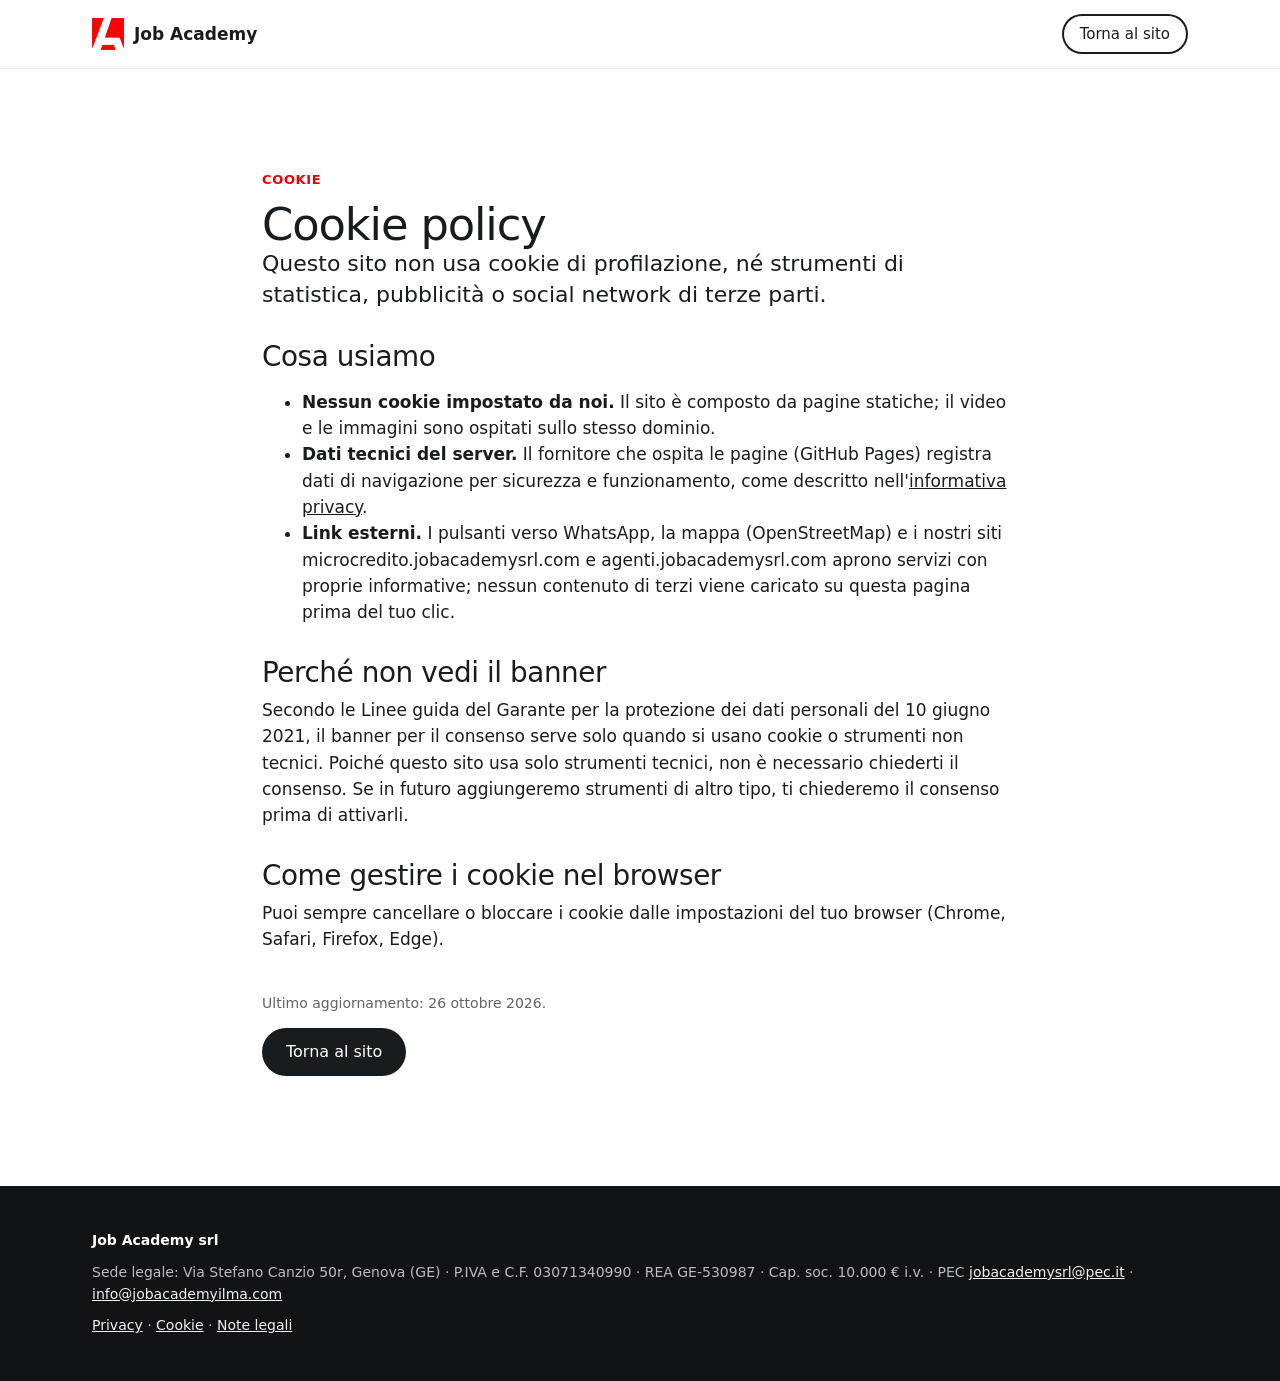
<file: cookie.html>
<!doctype html>
<html lang="it">
<head>
<meta charset="utf-8">
<meta name="viewport" content="width=device-width, initial-scale=1">
<title>Cookie policy · Job Academy srl</title>
<meta name="description" content="Cookie e strumenti tecnici usati dal sito www.jobacademysrl.com.">
<link rel="canonical" href="https://www.jobacademysrl.com/cookie.html">
<meta property="og:type" content="website">
<meta property="og:locale" content="it_IT">
<meta property="og:site_name" content="Job Academy srl">
<meta property="og:title" content="Cookie policy · Job Academy srl">
<meta property="og:description" content="Cookie e strumenti tecnici usati dal sito www.jobacademysrl.com.">
<meta property="og:url" content="https://www.jobacademysrl.com/cookie.html">
<meta property="og:image" content="https://www.jobacademysrl.com/og.jpg?v=2">
<meta property="og:image:secure_url" content="https://www.jobacademysrl.com/og.jpg?v=2">
<meta property="og:image:type" content="image/jpeg">
<meta property="og:image:width" content="1200">
<meta property="og:image:height" content="630">
<meta property="og:image:alt" content="Job Academy srl · Consulenza strategica per l'impresa e la persona">
<meta name="twitter:card" content="summary_large_image">
<meta name="twitter:title" content="Cookie policy · Job Academy srl">
<meta name="twitter:description" content="Cookie e strumenti tecnici usati dal sito www.jobacademysrl.com.">
<meta name="twitter:image" content="https://www.jobacademysrl.com/og.jpg?v=2">
<link rel="icon" href="favicon.png" type="image/png">
<link rel="stylesheet" href="assets/styles.css?v=2">
</head>
<body>
<header class="nav"><div class="wrap"><a class="brand" href="./"><img src="assets/img/mark-red.png" alt="" width="32" height="32">Job Academy</a><div class="nav-cta"><a class="btn btn-sm btn-outline" href="./">Torna al sito</a></div></div></header>
<main><section><div class="wrap doc">
<p class="kicker">Cookie</p>
<h1 style="font-size:var(--h2)">Cookie policy</h1>
<p class="lead">Questo sito non usa cookie di profilazione, né strumenti di statistica, pubblicità o social network di terze parti.</p>
<h2>Cosa usiamo</h2>
<ul>
<li><strong>Nessun cookie impostato da noi.</strong> Il sito è composto da pagine statiche; il video e le immagini sono ospitati sullo stesso dominio.</li>
<li><strong>Dati tecnici del server.</strong> Il fornitore che ospita le pagine (GitHub Pages) registra dati di navigazione per sicurezza e funzionamento, come descritto nell'<a href="privacy.html">informativa privacy</a>.</li>
<li><strong>Link esterni.</strong> I pulsanti verso WhatsApp, la mappa (OpenStreetMap) e i nostri siti microcredito.jobacademysrl.com e agenti.jobacademysrl.com aprono servizi con proprie informative; nessun contenuto di terzi viene caricato su questa pagina prima del tuo clic.</li>
</ul>
<h2>Perché non vedi il banner</h2>
<p>Secondo le Linee guida del Garante per la protezione dei dati personali del 10 giugno 2021, il banner per il consenso serve solo quando si usano cookie o strumenti non tecnici. Poiché questo sito usa solo strumenti tecnici, non è necessario chiederti il consenso. Se in futuro aggiungeremo strumenti di altro tipo, ti chiederemo il consenso prima di attivarli.</p>
<h2>Come gestire i cookie nel browser</h2>
<p>Puoi sempre cancellare o bloccare i cookie dalle impostazioni del tuo browser (Chrome, Safari, Firefox, Edge).</p>
<p class="small muted" style="margin-top:40px">Ultimo aggiornamento: 26 ottobre 2026.</p>
<p><a class="btn" href="./">Torna al sito</a></p>
</div></section></main>
<footer><div class="wrap"><strong style="color:#fff">Job Academy srl</strong><span>Sede legale: Via Stefano Canzio 50r, Genova (GE) · P.IVA e C.F. 03071340990 · REA GE-530987 · Cap. soc. 10.000 € i.v. · PEC <a href="mailto:jobacademysrl@pec.it">jobacademysrl@pec.it</a> · <a href="mailto:info@jobacademyilma.com">info@jobacademyilma.com</a></span><span><a href="privacy.html">Privacy</a> · <a href="cookie.html">Cookie</a> · <a href="note-legali.html">Note legali</a></span></div></footer>
</body>
</html>
</file>
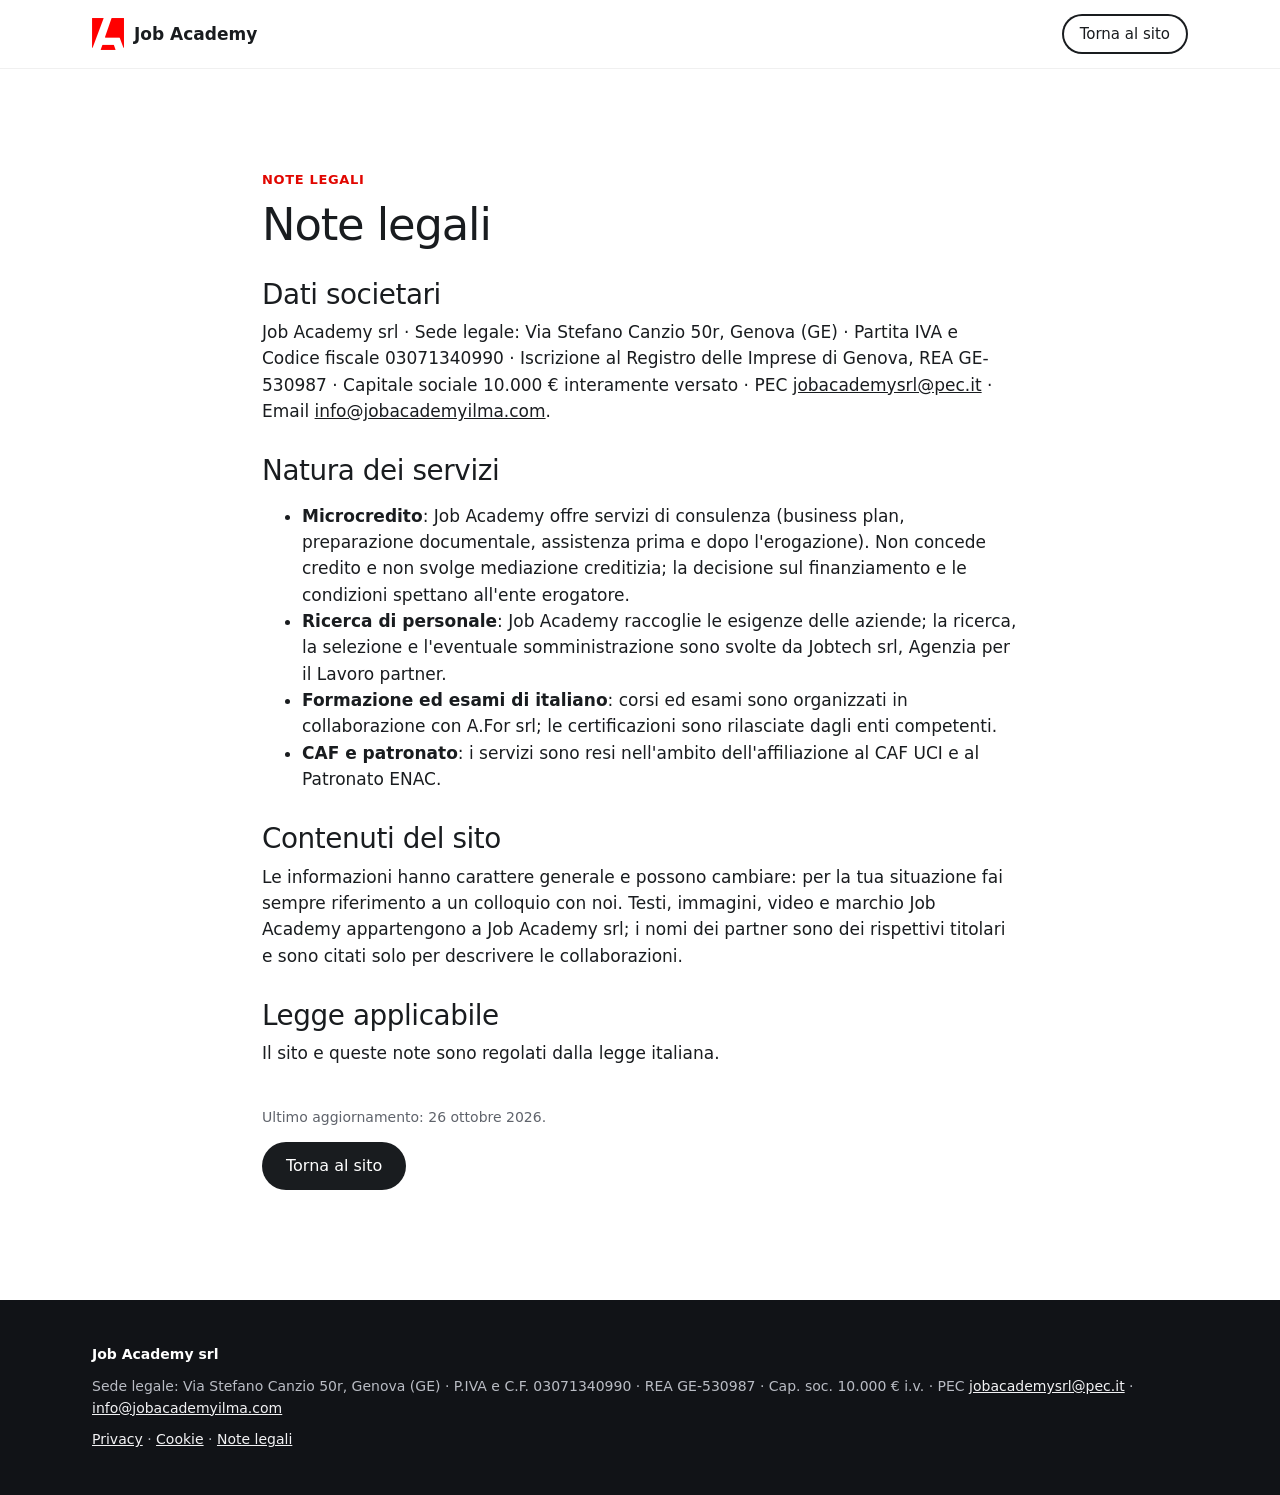
<file: note-legali.html>
<!doctype html>
<html lang="it">
<head>
<meta charset="utf-8">
<meta name="viewport" content="width=device-width, initial-scale=1">
<title>Note legali · Job Academy srl</title>
<meta name="description" content="Dati societari, condizioni d'uso e note sui servizi di Job Academy srl.">
<link rel="canonical" href="https://www.jobacademysrl.com/note-legali.html">
<meta property="og:type" content="website">
<meta property="og:locale" content="it_IT">
<meta property="og:site_name" content="Job Academy srl">
<meta property="og:title" content="Note legali · Job Academy srl">
<meta property="og:description" content="Dati societari, condizioni d'uso e note sui servizi di Job Academy srl.">
<meta property="og:url" content="https://www.jobacademysrl.com/note-legali.html">
<meta property="og:image" content="https://www.jobacademysrl.com/og.jpg?v=2">
<meta property="og:image:secure_url" content="https://www.jobacademysrl.com/og.jpg?v=2">
<meta property="og:image:type" content="image/jpeg">
<meta property="og:image:width" content="1200">
<meta property="og:image:height" content="630">
<meta property="og:image:alt" content="Job Academy srl · Consulenza strategica per l'impresa e la persona">
<meta name="twitter:card" content="summary_large_image">
<meta name="twitter:title" content="Note legali · Job Academy srl">
<meta name="twitter:description" content="Dati societari, condizioni d'uso e note sui servizi di Job Academy srl.">
<meta name="twitter:image" content="https://www.jobacademysrl.com/og.jpg?v=2">
<link rel="icon" href="favicon.png" type="image/png">
<link rel="stylesheet" href="assets/styles.css?v=2">
</head>
<body>
<header class="nav"><div class="wrap"><a class="brand" href="./"><img src="assets/img/mark-red.png" alt="" width="32" height="32">Job Academy</a><div class="nav-cta"><a class="btn btn-sm btn-outline" href="./">Torna al sito</a></div></div></header>
<main><section><div class="wrap doc">
<p class="kicker">Note legali</p>
<h1 style="font-size:var(--h2)">Note legali</h1>
<h2>Dati societari</h2>
<p>Job Academy srl · Sede legale: Via Stefano Canzio 50r, Genova (GE) · Partita IVA e Codice fiscale 03071340990 · Iscrizione al Registro delle Imprese di Genova, REA GE-530987 · Capitale sociale 10.000 € interamente versato · PEC <a href="mailto:jobacademysrl@pec.it">jobacademysrl@pec.it</a> · Email <a href="mailto:info@jobacademyilma.com">info@jobacademyilma.com</a>.</p>
<h2>Natura dei servizi</h2>
<ul>
<li><strong>Microcredito</strong>: Job Academy offre servizi di consulenza (business plan, preparazione documentale, assistenza prima e dopo l'erogazione). Non concede credito e non svolge mediazione creditizia; la decisione sul finanziamento e le condizioni spettano all'ente erogatore.</li>
<li><strong>Ricerca di personale</strong>: Job Academy raccoglie le esigenze delle aziende; la ricerca, la selezione e l'eventuale somministrazione sono svolte da Jobtech srl, Agenzia per il Lavoro partner.</li>
<li><strong>Formazione ed esami di italiano</strong>: corsi ed esami sono organizzati in collaborazione con A.For srl; le certificazioni sono rilasciate dagli enti competenti.</li>
<li><strong>CAF e patronato</strong>: i servizi sono resi nell'ambito dell'affiliazione al CAF UCI e al Patronato ENAC.</li>
</ul>
<h2>Contenuti del sito</h2>
<p>Le informazioni hanno carattere generale e possono cambiare: per la tua situazione fai sempre riferimento a un colloquio con noi. Testi, immagini, video e marchio Job Academy appartengono a Job Academy srl; i nomi dei partner sono dei rispettivi titolari e sono citati solo per descrivere le collaborazioni.</p>
<h2>Legge applicabile</h2>
<p>Il sito e queste note sono regolati dalla legge italiana.</p>
<p class="small muted" style="margin-top:40px">Ultimo aggiornamento: 26 ottobre 2026.</p>
<p><a class="btn" href="./">Torna al sito</a></p>
</div></section></main>
<footer><div class="wrap"><strong style="color:#fff">Job Academy srl</strong><span>Sede legale: Via Stefano Canzio 50r, Genova (GE) · P.IVA e C.F. 03071340990 · REA GE-530987 · Cap. soc. 10.000 € i.v. · PEC <a href="mailto:jobacademysrl@pec.it">jobacademysrl@pec.it</a> · <a href="mailto:info@jobacademyilma.com">info@jobacademyilma.com</a></span><span><a href="privacy.html">Privacy</a> · <a href="cookie.html">Cookie</a> · <a href="note-legali.html">Note legali</a></span></div></footer>
</body>
</html>
</file>
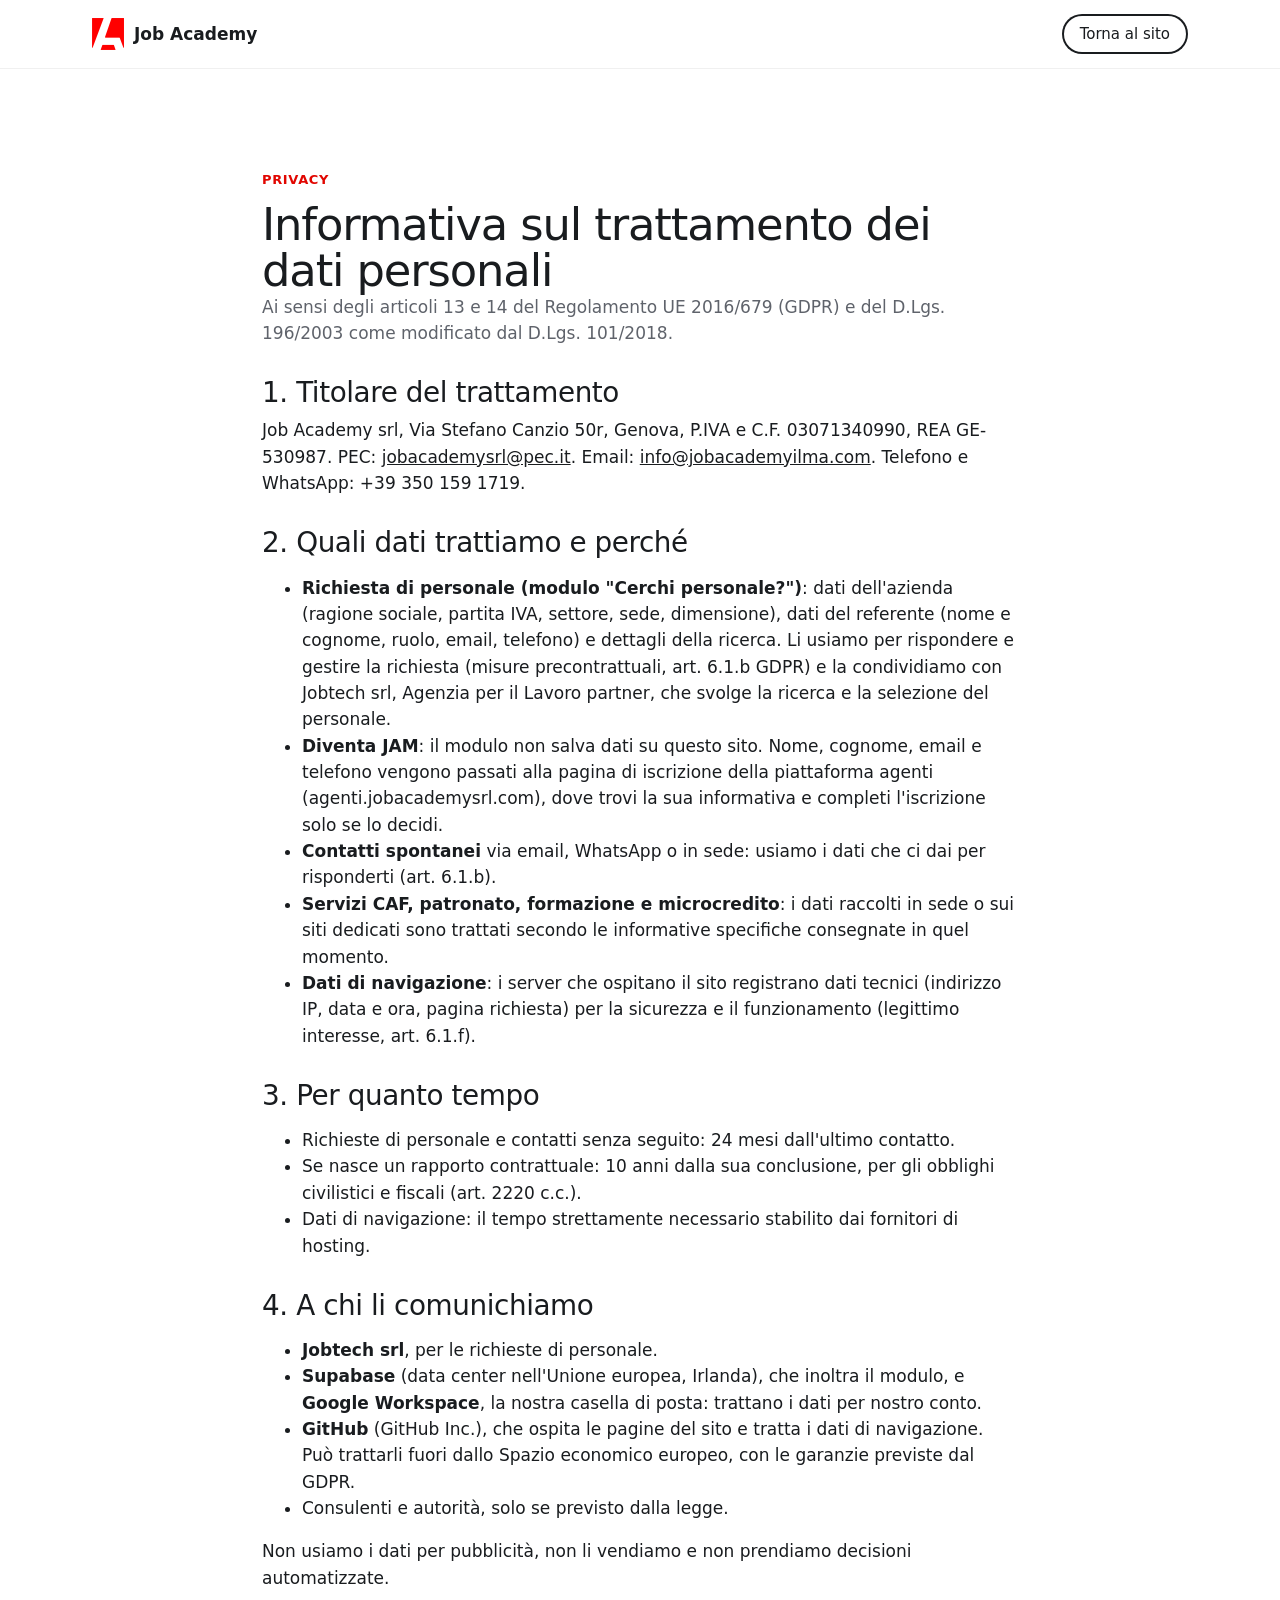
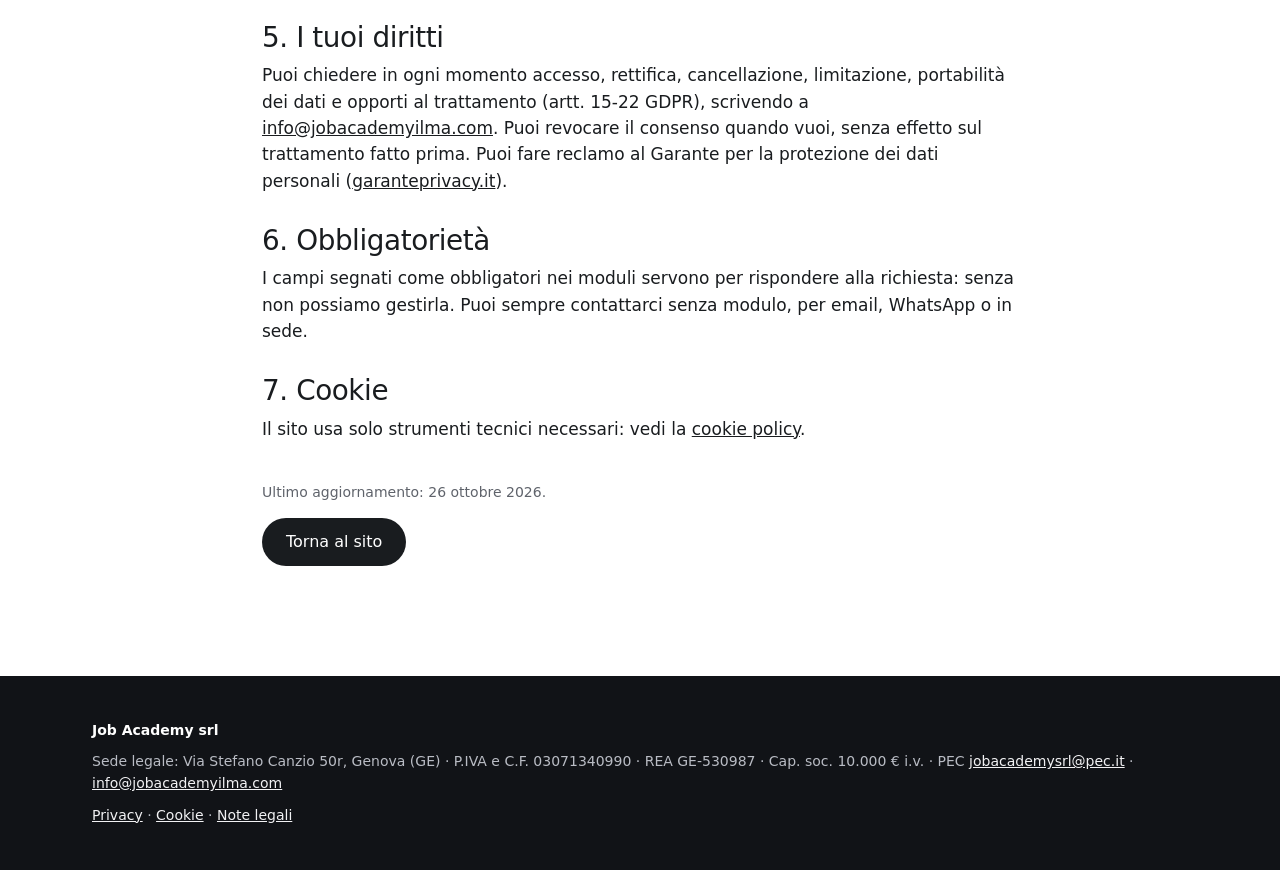
<file: privacy.html>
<!doctype html>
<html lang="it">
<head>
<meta charset="utf-8">
<meta name="viewport" content="width=device-width, initial-scale=1">
<title>Informativa privacy · Job Academy srl</title>
<meta name="description" content="Informativa sul trattamento dei dati personali del sito www.jobacademysrl.com.">
<link rel="canonical" href="https://www.jobacademysrl.com/privacy.html">
<meta property="og:type" content="website">
<meta property="og:locale" content="it_IT">
<meta property="og:site_name" content="Job Academy srl">
<meta property="og:title" content="Informativa privacy · Job Academy srl">
<meta property="og:description" content="Informativa sul trattamento dei dati personali del sito www.jobacademysrl.com.">
<meta property="og:url" content="https://www.jobacademysrl.com/privacy.html">
<meta property="og:image" content="https://www.jobacademysrl.com/og.jpg?v=2">
<meta property="og:image:secure_url" content="https://www.jobacademysrl.com/og.jpg?v=2">
<meta property="og:image:type" content="image/jpeg">
<meta property="og:image:width" content="1200">
<meta property="og:image:height" content="630">
<meta property="og:image:alt" content="Job Academy srl · Consulenza strategica per l'impresa e la persona">
<meta name="twitter:card" content="summary_large_image">
<meta name="twitter:title" content="Informativa privacy · Job Academy srl">
<meta name="twitter:description" content="Informativa sul trattamento dei dati personali del sito www.jobacademysrl.com.">
<meta name="twitter:image" content="https://www.jobacademysrl.com/og.jpg?v=2">
<link rel="icon" href="favicon.png" type="image/png">
<link rel="stylesheet" href="assets/styles.css?v=2">
</head>
<body>
<header class="nav"><div class="wrap"><a class="brand" href="./"><img src="assets/img/mark-red.png" alt="" width="32" height="32">Job Academy</a><div class="nav-cta"><a class="btn btn-sm btn-outline" href="./">Torna al sito</a></div></div></header>
<main><section><div class="wrap doc">
<p class="kicker">Privacy</p>
<h1 style="font-size:var(--h2)">Informativa sul trattamento dei dati personali</h1>
<p class="muted">Ai sensi degli articoli 13 e 14 del Regolamento UE 2016/679 (GDPR) e del D.Lgs. 196/2003 come modificato dal D.Lgs. 101/2018.</p>
<h2>1. Titolare del trattamento</h2>
<p>Job Academy srl, Via Stefano Canzio 50r, Genova, P.IVA e C.F. 03071340990, REA GE-530987. PEC: <a href="mailto:jobacademysrl@pec.it">jobacademysrl@pec.it</a>. Email: <a href="mailto:info@jobacademyilma.com">info@jobacademyilma.com</a>. Telefono e WhatsApp: +39 350 159 1719.</p>
<h2>2. Quali dati trattiamo e perché</h2>
<ul>
<li><strong>Richiesta di personale (modulo "Cerchi personale?")</strong>: dati dell'azienda (ragione sociale, partita IVA, settore, sede, dimensione), dati del referente (nome e cognome, ruolo, email, telefono) e dettagli della ricerca. Li usiamo per rispondere e gestire la richiesta (misure precontrattuali, art. 6.1.b GDPR) e la condividiamo con Jobtech srl, Agenzia per il Lavoro partner, che svolge la ricerca e la selezione del personale.</li>
<li><strong>Diventa JAM</strong>: il modulo non salva dati su questo sito. Nome, cognome, email e telefono vengono passati alla pagina di iscrizione della piattaforma agenti (agenti.jobacademysrl.com), dove trovi la sua informativa e completi l'iscrizione solo se lo decidi.</li>
<li><strong>Contatti spontanei</strong> via email, WhatsApp o in sede: usiamo i dati che ci dai per risponderti (art. 6.1.b).</li>
<li><strong>Servizi CAF, patronato, formazione e microcredito</strong>: i dati raccolti in sede o sui siti dedicati sono trattati secondo le informative specifiche consegnate in quel momento.</li>
<li><strong>Dati di navigazione</strong>: i server che ospitano il sito registrano dati tecnici (indirizzo IP, data e ora, pagina richiesta) per la sicurezza e il funzionamento (legittimo interesse, art. 6.1.f).</li>
</ul>
<h2>3. Per quanto tempo</h2>
<ul>
<li>Richieste di personale e contatti senza seguito: 24 mesi dall'ultimo contatto.</li>
<li>Se nasce un rapporto contrattuale: 10 anni dalla sua conclusione, per gli obblighi civilistici e fiscali (art. 2220 c.c.).</li>
<li>Dati di navigazione: il tempo strettamente necessario stabilito dai fornitori di hosting.</li>
</ul>
<h2>4. A chi li comunichiamo</h2>
<ul>
<li><strong>Jobtech srl</strong>, per le richieste di personale.</li>
<li><strong>Supabase</strong> (data center nell'Unione europea, Irlanda), che inoltra il modulo, e <strong>Google Workspace</strong>, la nostra casella di posta: trattano i dati per nostro conto.</li>
<li><strong>GitHub</strong> (GitHub Inc.), che ospita le pagine del sito e tratta i dati di navigazione. Può trattarli fuori dallo Spazio economico europeo, con le garanzie previste dal GDPR.</li>
<li>Consulenti e autorità, solo se previsto dalla legge.</li>
</ul>
<p>Non usiamo i dati per pubblicità, non li vendiamo e non prendiamo decisioni automatizzate.</p>
<h2>5. I tuoi diritti</h2>
<p>Puoi chiedere in ogni momento accesso, rettifica, cancellazione, limitazione, portabilità dei dati e opporti al trattamento (artt. 15-22 GDPR), scrivendo a <a href="mailto:info@jobacademyilma.com">info@jobacademyilma.com</a>. Puoi revocare il consenso quando vuoi, senza effetto sul trattamento fatto prima. Puoi fare reclamo al Garante per la protezione dei dati personali (<a href="https://www.garanteprivacy.it" rel="noopener">garanteprivacy.it</a>).</p>
<h2>6. Obbligatorietà</h2>
<p>I campi segnati come obbligatori nei moduli servono per rispondere alla richiesta: senza non possiamo gestirla. Puoi sempre contattarci senza modulo, per email, WhatsApp o in sede.</p>
<h2>7. Cookie</h2>
<p>Il sito usa solo strumenti tecnici necessari: vedi la <a href="cookie.html">cookie policy</a>.</p>
<p class="small muted" style="margin-top:40px">Ultimo aggiornamento: 26 ottobre 2026.</p>
<p><a class="btn" href="./">Torna al sito</a></p>
</div></section></main>
<footer><div class="wrap"><strong style="color:#fff">Job Academy srl</strong><span>Sede legale: Via Stefano Canzio 50r, Genova (GE) · P.IVA e C.F. 03071340990 · REA GE-530987 · Cap. soc. 10.000 € i.v. · PEC <a href="mailto:jobacademysrl@pec.it">jobacademysrl@pec.it</a> · <a href="mailto:info@jobacademyilma.com">info@jobacademyilma.com</a></span><span><a href="privacy.html">Privacy</a> · <a href="cookie.html">Cookie</a> · <a href="note-legali.html">Note legali</a></span></div></footer>
</body>
</html>
</file>
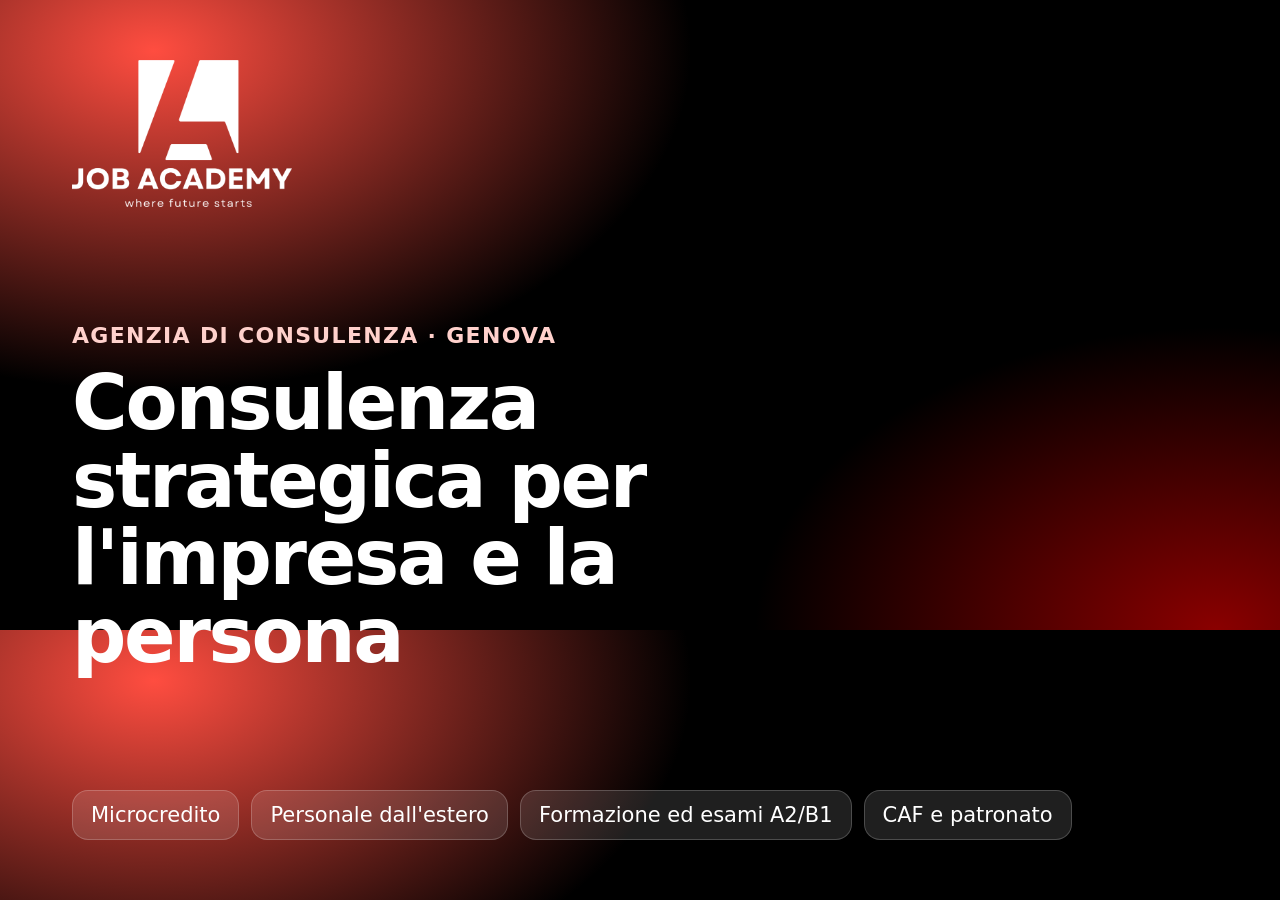
<file: og-src/og.html>
<!doctype html><html><head><meta charset="utf-8"><style>
body { margin: 0; width: 1200px; height: 630px; font-family: system-ui, -apple-system, "Segoe UI", Roboto, Arial, sans-serif; color: #fff; overflow: hidden;
  background: radial-gradient(70% 90% at 12% 8%, #ff4d40 0%, transparent 60%), radial-gradient(60% 80% at 95% 100%, #8a0000 0%, transparent 60%), #000; }
.wrap { position: absolute; inset: 0; padding: 60px 72px; display: flex; flex-direction: column; justify-content: space-between; }
img { width: 220px; }
.kicker { font-size: 22px; font-weight: 600; letter-spacing: .06em; text-transform: uppercase; color: #ffd1cc; margin-bottom: 16px; }
h1 { margin: 0; font-size: 76px; line-height: 1.02; font-weight: 600; letter-spacing: -.03em; max-width: 16ch; }
.pills { display: flex; gap: 12px; }
.pill { padding: 12px 18px; border-radius: 16px; background: #ffffff1f; border: 1px solid #ffffff33; font-size: 21px; font-weight: 500; }
</style></head><body><div class="wrap">
<img src="../assets/img/logo-white.png" alt="">
<div><div class="kicker">Agenzia di consulenza · Genova</div><h1>Consulenza strategica per l'impresa e la persona</h1></div>
<div class="pills"><div class="pill">Microcredito</div><div class="pill">Personale dall'estero</div><div class="pill">Formazione ed esami A2/B1</div><div class="pill">CAF e patronato</div></div>
</div></body></html>
</file>
<file: assets/styles.css>
/* Piattaforma MIA · stesso sistema visivo del sito microcredito (palette neutra, bottoni a pillola,
   card 20-32px, bande chiare/scure, gradiente blu). Nessun font, logo o immagine di terzi. */
:root {
  --font: system-ui, -apple-system, "Segoe UI", Roboto, Helvetica, Arial, sans-serif;
  --display: clamp(40px, 1.6rem + 3.6vw, 80px);
  --h2: clamp(32px, 1.6rem + 1.5vw, 52px);
  --h3: clamp(21px, 1.05rem + .7vw, 28px);
  --lead: clamp(18px, 1rem + .48vw, 22px);
  --body: clamp(16px, .95rem + .19vw, 17px);
  --bg: #fff; --surface: #f4f5f7; --ink: #191c1f; --muted: #5f636b; --line: #dfe1e6;
  --dark: #000; --dark-2: #111317; --on-dark: #f2f2f4; --on-dark-muted: #b9bcc4;
  --blue: #e10600; --blue-2: #ff5a4f; --brand: #ff0000; --green: #12a150; --red: #d63a2f; --amber: #e8a317; --violet: #6b55e6;
  --radius: 24px; --pill: 999px; --nav: 68px; --wrap: 1160px;
  --ease: cubic-bezier(.15, .5, .5, 1);
}
*, *::before, *::after { box-sizing: border-box; }
html { scroll-behavior: smooth; -webkit-text-size-adjust: 100%; }
body { margin: 0; background: var(--bg); color: var(--ink); font: 400 var(--body)/1.55 var(--font); }
img, svg, video { max-width: 100%; }
a { color: inherit; }
:focus-visible { outline: 3px solid var(--blue); outline-offset: 3px; }
.wrap { max-width: var(--wrap); margin: 0 auto; padding: 0 32px; }
@media (max-width: 600px) { .wrap { padding: 0 16px; } }
h1, h2, h3 { font-weight: 500; margin: 0; }
h1 { font-size: var(--display); line-height: 1.02; letter-spacing: -.025em; }
h2 { font-size: var(--h2); line-height: 1.05; letter-spacing: -.015em; margin-bottom: 18px; }
h3 { font-size: var(--h3); line-height: 1.15; letter-spacing: -.01em; margin-bottom: 10px; }
p { margin: 0 0 14px; }
.lead { font-size: var(--lead); line-height: 1.42; max-width: 46ch; }
.muted { color: var(--muted); }
.small { font-size: 14px; }
.kicker { display: inline-block; font-size: 13px; font-weight: 600; letter-spacing: .05em; text-transform: uppercase; color: var(--blue); margin: 0 0 12px; }
section { padding: 96px 0; }
@media (max-width: 600px) { section { padding: 64px 0; } }
.dark { background: var(--dark); color: var(--on-dark); }
.dark .muted { color: var(--on-dark-muted); }
.dark .kicker { color: var(--blue-2); }
.soft { background: var(--surface); }
.grid2 { display: grid; grid-template-columns: 1fr 1fr; gap: 28px; }
.grid2 > *, .grid3 > *, .grid4 > * { min-width: 0; }
.grid3 { display: grid; grid-template-columns: repeat(3, 1fr); gap: 20px; }
.grid4 { display: grid; grid-template-columns: repeat(4, 1fr); gap: 16px; }
@media (max-width: 900px) { .grid2, .grid3 { grid-template-columns: 1fr; } .grid4 { grid-template-columns: 1fr 1fr; } }
@media (max-width: 480px) { .grid4 { grid-template-columns: 1fr; } }
.card { background: var(--surface); border-radius: var(--radius); padding: 28px; }
.soft .card { background: #fff; }
.dark .card { background: #ffffff12; }

/* nav */
.nav { position: sticky; top: 0; z-index: 50; background: color-mix(in oklab, #fff 86%, transparent); backdrop-filter: blur(16px); -webkit-backdrop-filter: blur(16px); border-bottom: 1px solid #0000000f; transition: box-shadow .3s var(--ease); }
.nav.scrolled { box-shadow: 0 8px 30px #0000000f; }
.nav .wrap { display: flex; align-items: center; gap: 22px; height: var(--nav); }
.brand { display: flex; align-items: center; gap: 10px; font-weight: 700; text-decoration: none; white-space: nowrap; }
.brand-mark { width: 32px; height: 32px; border-radius: 10px; background: #000; color: #fff; display: grid; place-items: center; font-size: 13px; letter-spacing: .02em; }
.brand small { font-weight: 500; color: var(--muted); }
.nav-links { display: flex; gap: 22px; margin-left: auto; font-size: 15px; font-weight: 500; }
.nav-links a { text-decoration: none; opacity: .75; } .nav-links a:hover { opacity: 1; }
.nav-cta { display: flex; gap: 8px; margin-left: auto; }
.nav-links + .nav-cta { margin-left: 0; }
@media (max-width: 980px) { .nav-links { display: none; } .nav-cta { margin-left: auto; } }
@media (max-width: 480px) { .brand small { display: none; } .nav-cta .btn-outline { display: none; } }

/* buttons */
.btn { display: inline-flex; align-items: center; justify-content: center; gap: 8px; height: 48px; padding: 0 24px; border-radius: var(--pill); border: 0; background: #191c1f; color: #fff;
  font: 500 16px/1 var(--font); text-decoration: none; cursor: pointer; white-space: nowrap; transition: transform .25s var(--ease), filter .25s var(--ease), background .25s var(--ease); }
.btn:hover { filter: brightness(1.18); } .btn:active { transform: scale(.97); }
.btn-light { background: #fff; color: #000; }
.btn-blue { background: var(--blue); }
.btn-glass { background: #ffffff1f; color: #fff; backdrop-filter: blur(16px); -webkit-backdrop-filter: blur(16px); box-shadow: inset 0 0 0 1px #ffffff38; }
.btn-outline { background: transparent; color: inherit; box-shadow: inset 0 0 0 2px currentColor; }
.btn-sm { height: 40px; padding: 0 18px; font-size: 15px; }
.btn-xs { height: 32px; padding: 0 12px; font-size: 13px; }
.btn[disabled] { opacity: .5; cursor: not-allowed; }

/* hero */
.hero { position: relative; overflow: hidden; isolation: isolate; color: #fff; padding: 112px 0 96px;
  background: radial-gradient(110% 90% at 15% 10%, #ff4d40 0%, transparent 55%), radial-gradient(80% 80% at 90% 95%, #b00000 0%, transparent 60%), #000; }
.hero::before { content: ""; position: absolute; inset: -25%; z-index: -1; pointer-events: none;
  background: radial-gradient(35% 40% at 30% 35%, #ff3b30a6 0%, transparent 70%), radial-gradient(30% 35% at 70% 70%, #7a0000aa 0%, transparent 70%);
  animation: drift 18s var(--ease) infinite alternate; }
@keyframes drift { from { transform: translate3d(-4%, -3%, 0) scale(1); } to { transform: translate3d(5%, 4%, 0) scale(1.15); } }
.hero .lead { color: #e6ecfb; margin: 22px 0 30px; }
.hero-grid { display: grid; grid-template-columns: 1.1fr .9fr; gap: 48px; align-items: center; }
@media (max-width: 960px) { .hero-grid { grid-template-columns: 1fr; } }
.ctas { display: flex; flex-wrap: wrap; gap: 12px; }
.pills { display: grid; grid-template-columns: repeat(2, minmax(0, 1fr)); gap: 10px; margin-top: 36px; max-width: 460px; }
.pill { padding: 10px 16px; border-radius: 16px; background: #ffffff1a; border: 1px solid #ffffff2e; backdrop-filter: blur(16px); -webkit-backdrop-filter: blur(16px); font-size: 14px; }
.pill b { display: block; font-size: 20px; font-weight: 600; }

/* "video" scenes: looping CSS animations in a device frame */
.scene { position: relative; border-radius: 32px; overflow: hidden; background: #0b0d12; box-shadow: 0 40px 80px #00000066, inset 0 0 0 1px #ffffff1f; aspect-ratio: 4 / 5; max-width: 440px; margin: 0 auto; width: 100%; }
.scene .rec { position: absolute; top: 16px; left: 16px; display: flex; align-items: center; gap: 8px; font-size: 12px; font-weight: 600; color: #fff; background: #00000066; padding: 6px 10px; border-radius: 99px; z-index: 3; }
.scene .rec::before { content: ""; width: 8px; height: 8px; border-radius: 50%; background: #ff4d4d; animation: blink 1.2s infinite; }
@keyframes blink { 50% { opacity: .2; } }
.scene .progress { position: absolute; left: 16px; right: 16px; bottom: 16px; height: 4px; border-radius: 4px; background: #ffffff26; z-index: 3; overflow: hidden; }
.scene .progress i { position: absolute; inset: 0; background: #fff; transform-origin: left; animation: prog 15s linear infinite; }
@keyframes prog { from { transform: scaleX(0); } to { transform: scaleX(1); } }
.slides { position: absolute; inset: 0; }
.slide { position: absolute; inset: 0; display: grid; align-content: center; gap: 14px; padding: 48px 32px; color: #fff; opacity: 0; animation: slide 15s infinite; }
.slide:nth-child(1) { animation-delay: 0s; background: radial-gradient(90% 70% at 20% 10%, #2f6fe8, #0b0d12 70%); }
.slide:nth-child(2) { animation-delay: 3s; background: radial-gradient(90% 70% at 80% 10%, #6b55e6, #0b0d12 70%); }
.slide:nth-child(3) { animation-delay: 6s; background: radial-gradient(90% 70% at 20% 90%, #0f9d8a, #0b0d12 70%); }
.slide:nth-child(4) { animation-delay: 9s; background: radial-gradient(90% 70% at 80% 90%, #ff7a3d, #0b0d12 70%); }
.slide:nth-child(5) { animation-delay: 12s; background: radial-gradient(90% 70% at 50% 0%, #12a150, #0b0d12 70%); }
@keyframes slide { 0% { opacity: 0; transform: scale(1.06); } 3%, 18% { opacity: 1; transform: scale(1); } 21%, 100% { opacity: 0; transform: scale(.98); } }
.slide .t { font-size: 14px; font-weight: 600; letter-spacing: .04em; text-transform: uppercase; opacity: .8; }
.slide .big { font-size: clamp(30px, 1.2rem + 2.4vw, 44px); line-height: 1.05; font-weight: 600; letter-spacing: -.02em; }
.slide .sub { font-size: 16px; color: #ffffffd0; max-width: 30ch; }
.slide .chiprow { display: flex; flex-wrap: wrap; gap: 8px; }
.slide .chiprow span { background: #ffffff24; border: 1px solid #ffffff38; padding: 6px 12px; border-radius: 99px; font-size: 13px; }

/* method timeline */
.timeline { display: grid; gap: 14px; margin-top: 36px; counter-reset: t; }
.tstep { display: grid; grid-template-columns: 120px 1fr; gap: 24px; align-items: start; padding: 24px 28px; border-radius: var(--radius); background: var(--surface); position: relative; overflow: hidden; }
.tstep::after { content: ""; position: absolute; left: 0; top: 0; bottom: 0; width: 4px; background: var(--blue); transform: scaleY(0); transform-origin: top; transition: transform .8s var(--ease); }
.tstep.in::after { transform: none; }
.tstep .min { font-size: 28px; font-weight: 600; letter-spacing: -.02em; color: var(--blue); }
.tstep .min small { display: block; font-size: 13px; color: var(--muted); font-weight: 500; letter-spacing: 0; }
.tstep h3 { margin-bottom: 6px; }
.tstep ul { margin: 8px 0 0; padding-left: 18px; }
.tstep li { margin: 4px 0; }
.say { margin-top: 10px; padding: 12px 16px; border-radius: 14px; background: #fff; border-left: 4px solid var(--green); font-size: 15px; }
.say::before { content: "Puoi dire: "; font-weight: 600; color: var(--green); }
@media (max-width: 640px) { .tstep { grid-template-columns: 1fr; gap: 6px; padding: 20px; } }

/* offer */
.offer { border-radius: 36px; padding: clamp(28px, 5vw, 64px); color: #fff; background: radial-gradient(120% 120% at 100% 0%, #a99bff 0%, #6b55e6 40%, #2b1c8f 100%); position: relative; overflow: hidden; }
.offer .logo-via { display: inline-flex; align-items: baseline; gap: 10px; font-size: clamp(44px, 2rem + 4vw, 96px); font-weight: 700; letter-spacing: -.04em; line-height: 1; }
.offer .logo-via small { font-size: 18px; font-weight: 500; letter-spacing: 0; opacity: .85; }
.via-letters { display: grid; grid-template-columns: repeat(3, 1fr); gap: 16px; margin: 32px 0; }
.via-letters div { background: #ffffff1c; border: 1px solid #ffffff30; border-radius: 22px; padding: 22px; }
.via-letters b { display: block; font-size: 44px; line-height: 1; font-weight: 700; margin-bottom: 8px; }
@media (max-width: 760px) { .via-letters { grid-template-columns: 1fr; } }
.offer ul { columns: 2; column-gap: 32px; padding-left: 18px; margin: 0; }
.offer li { break-inside: avoid; margin: 6px 0; }
@media (max-width: 760px) { .offer ul { columns: 1; } }

/* rules */
.rule { display: grid; grid-template-columns: 1fr 1fr; gap: 0; border-radius: var(--radius); overflow: hidden; background: #ffffff10; }
.rule + .rule { margin-top: 12px; }
.rule > div { padding: 20px 24px; }
.rule .no { background: #d63a2f22; border-right: 1px solid #ffffff14; }
.rule .no b::before { content: "✕  "; color: #ff6b5e; }
.rule .yes b::before { content: "✓  "; color: #3ddc84; }
.rule b { display: block; margin-bottom: 6px; }
.rule p { margin: 0; color: var(--on-dark-muted); font-size: 15px; }
@media (max-width: 760px) { .rule { grid-template-columns: 1fr; } .rule .no { border-right: 0; } }
.warning { margin-top: 32px; padding: 24px 28px; border-radius: var(--radius); background: #d63a2f; color: #fff; font-size: var(--lead); line-height: 1.4; }

/* earnings */
.levels { display: grid; grid-template-columns: repeat(4, 1fr); gap: 16px; margin-top: 32px; }
.level { border-radius: var(--radius); padding: 24px; color: #fff; position: relative; overflow: hidden; }
.level b { display: block; font-size: clamp(36px, 1.5rem + 2vw, 56px); font-weight: 600; letter-spacing: -.02em; line-height: 1; margin: 10px 0 8px; }
.level:nth-child(1) { background: linear-gradient(160deg, #2f6fe8, #1747b8); }
.level:nth-child(2) { background: linear-gradient(160deg, #6b55e6, #3d2bb0); }
.level:nth-child(3) { background: linear-gradient(160deg, #0f9d8a, #07665a); }
.level:nth-child(4) { background: linear-gradient(160deg, #ff7a3d, #c9431a); }
@media (max-width: 900px) { .levels { grid-template-columns: 1fr 1fr; } }
.flow { display: grid; grid-template-columns: repeat(5, 1fr); gap: 12px; margin-top: 32px; }
.flow div { background: var(--surface); border-radius: 20px; padding: 20px; position: relative; }
.flow b { display: block; font-size: 20px; margin-bottom: 4px; }
.flow .when { font-size: 13px; font-weight: 600; color: var(--blue); text-transform: uppercase; letter-spacing: .04em; }
@media (max-width: 960px) { .flow { grid-template-columns: 1fr 1fr; } }
@media (max-width: 480px) { .flow { grid-template-columns: 1fr; } }
table.price { width: 100%; border-collapse: collapse; margin-top: 12px; }
table.price td, table.price th { text-align: left; padding: 14px 0; border-top: 1px solid var(--line); }
table.price th { font-size: 13px; text-transform: uppercase; letter-spacing: .04em; color: var(--muted); font-weight: 600; }
table.price td:last-child, table.price th:last-child { text-align: right; font-weight: 600; }

/* calculator */
.calc { display: grid; grid-template-columns: 1fr 1fr; gap: 24px; margin-top: 32px; }
@media (max-width: 900px) { .calc { grid-template-columns: 1fr; } }
.field { display: grid; gap: 8px; margin-bottom: 20px; }
.field label { display: flex; justify-content: space-between; font-weight: 500; font-size: 15px; }
.field output { font-weight: 600; font-variant-numeric: tabular-nums; }
input[type=range] { width: 100%; accent-color: var(--blue); height: 28px; }
.result { background: #000; color: #fff; border-radius: 28px; padding: 28px; display: grid; gap: 4px; align-content: start; }
.result .row { display: flex; justify-content: space-between; gap: 16px; padding: 12px 0; border-top: 1px solid #ffffff1f; font-size: 15px; }
.result .row:first-of-type { border-top: 0; }
.result .row b { font-variant-numeric: tabular-nums; }
.result .hl { font-size: 15px; color: var(--on-dark-muted); }
.result .hl b { display: block; font-size: clamp(36px, 1.5rem + 2vw, 52px); color: #fff; font-weight: 600; letter-spacing: -.02em; }
.result .total { background: #ffffff14; border-radius: 16px; padding: 14px 16px; border: 0; margin-top: 8px; }

/* forms */
form { display: grid; gap: 18px; }
fieldset { border: 0; padding: 0; margin: 0; display: grid; gap: 14px; }
legend { font-weight: 600; font-size: 18px; margin-bottom: 6px; padding: 0; }
.row { display: grid; grid-template-columns: 1fr 1fr; gap: 14px; }
@media (max-width: 600px) { .row { grid-template-columns: 1fr; } }
label.f { display: block; font-weight: 500; font-size: 15px; }
label.f > input, label.f > select, label.f > textarea { display: block; margin-top: 6px; }
input[type=text], input[type=email], input[type=tel], input[type=number], input[type=date], select, textarea {
  width: 100%; height: 48px; padding: 0 16px; border-radius: 12px; border: 1px solid var(--line); background: #fff; font: 400 16px/1.2 var(--font); color: var(--ink); }
textarea { height: 100px; padding: 12px 16px; resize: vertical; }
input:focus, select:focus, textarea:focus { border-color: var(--blue); outline: 2px solid #ff5a4f55; }
.radio { display: flex; gap: 10px; flex-wrap: wrap; margin-top: 6px; }
.radio label { display: flex; align-items: center; gap: 8px; padding: 0 16px; height: 48px; border: 1px solid var(--line); border-radius: 12px; background: #fff; cursor: pointer; font-weight: 500; }
.radio input { accent-color: var(--blue); width: 18px; height: 18px; }
.check { display: flex; gap: 10px; align-items: flex-start; font-size: 15px; }
.check input { width: 20px; height: 20px; margin-top: 2px; flex: none; accent-color: var(--blue); }
.gdpr { display: grid; gap: 12px; background: var(--surface); border-radius: 16px; padding: 18px; font-size: 14px; }
.soft .gdpr { background: #fff; }
.gdpr p { margin: 0; color: var(--muted); }
.file { border: 1.5px dashed var(--line); border-radius: 18px; padding: 14px; background: #fff; display: block; font-weight: 500; font-size: 15px; }
.file input { display: block; margin-top: 8px; font: 400 14px var(--font); width: 100%; }
.file small { display: block; color: var(--muted); font-weight: 400; margin-top: 4px; }
.err { color: var(--red); font-size: 14px; min-height: 1em; margin: 0; }
.err:not(:empty) { background: #fde7e5; color: #a3241b; border-radius: 12px; padding: 12px 16px; font-size: 15px; font-weight: 500; }
.ok-box { background: #e8f7ee; color: #0b5a2e; border-radius: 16px; padding: 18px 20px; }
.notice { background: #fff; border-left: 4px solid var(--blue); border-radius: 12px; padding: 14px 18px; }
.offline { background: #fff4d6; color: #6b4b00; border-radius: 14px; padding: 14px 18px; font-size: 15px; }
.invited { display: inline-flex; align-items: center; gap: 10px; background: #e9f0ff; color: #1747b8; padding: 8px 14px; border-radius: 99px; font-weight: 500; font-size: 15px; }
.tabs { display: inline-flex; padding: 4px; background: var(--surface); border-radius: var(--pill); flex-wrap: wrap; gap: 2px; }
.tab { border: 0; background: transparent; height: 42px; padding: 0 20px; border-radius: var(--pill); font: 500 15px/1 var(--font); color: var(--ink); cursor: pointer; transition: background .25s var(--ease), color .25s var(--ease); }
.tab[aria-selected="true"] { background: #191c1f; color: #fff; }
.panel[hidden] { display: none; }
.panel:not([hidden]) { animation: panelIn .45s var(--ease); }
@keyframes panelIn { from { opacity: 0; transform: translateY(10px); } to { opacity: 1; transform: none; } }

/* training */
.week { display: grid; grid-template-columns: repeat(3, 1fr); gap: 16px; margin-top: 28px; }
.week div { border-radius: 22px; padding: 22px; background: #ffffff10; border: 1px solid #ffffff1c; }
.week b { display: block; font-size: 20px; margin: 6px 0; }
.week .day { font-size: 13px; text-transform: uppercase; letter-spacing: .05em; color: var(--blue-2); font-weight: 600; }
@media (max-width: 900px) { .week { grid-template-columns: 1fr; } }
.downloads { display: grid; grid-template-columns: repeat(3, 1fr); gap: 16px; margin-top: 20px; }
.dl { display: flex; gap: 14px; align-items: center; padding: 18px; border-radius: 20px; background: #fff; color: #111; text-decoration: none; transition: transform .3s var(--ease); }
.dl:hover { transform: translateY(-4px); }
.dl i { flex: none; width: 44px; height: 52px; border-radius: 8px; background: #d63a2f; color: #fff; font-style: normal; font-size: 12px; font-weight: 700; display: grid; place-items: end center; padding-bottom: 8px; }
.dl span small { display: block; color: var(--muted); font-size: 13px; }
@media (max-width: 900px) { .downloads { grid-template-columns: 1fr; } }

/* footer */
footer { background: var(--dark-2); color: var(--on-dark-muted); padding: 44px 0; font-size: 14px; }
footer .wrap { display: grid; gap: 10px; }
footer a { color: var(--on-dark); }

/* dashboard */
.dash-head { padding: 48px 0 28px; background: radial-gradient(90% 140% at 10% 0%, #2f6fe8 0%, #000 65%); color: #fff; }
.dash-head h1 { font-size: clamp(32px, 1.4rem + 2vw, 52px); }
.badge { display: inline-flex; align-items: center; gap: 6px; padding: 5px 12px; border-radius: 99px; font-size: 13px; font-weight: 600; background: #ffffff24; }
.stats { display: grid; grid-template-columns: repeat(4, 1fr); gap: 14px; margin-top: 28px; }
.stat { background: #ffffff14; border: 1px solid #ffffff22; border-radius: 22px; padding: 18px 20px; }
.stat b { display: block; font-size: clamp(26px, 1.1rem + 1.4vw, 36px); font-weight: 600; letter-spacing: -.02em; font-variant-numeric: tabular-nums; }
.stat span { font-size: 14px; color: var(--on-dark-muted); }
@media (max-width: 900px) { .stats { grid-template-columns: 1fr 1fr; } }
.dash { padding-top: 32px; padding-bottom: 80px; }
.dash .tabs { display: flex; flex-wrap: nowrap; overflow-x: auto; max-width: 100%; width: max-content; scrollbar-width: none; }
.dash .tabs .tab { flex: none; }
.dash .tabs { margin-bottom: 24px; }
.linkbox { display: flex; gap: 8px; align-items: center; background: #fff; border: 1px solid var(--line); border-radius: 14px; padding: 6px 6px 6px 14px; }
.linkbox code { flex: 1; min-width: 0; overflow: hidden; text-overflow: ellipsis; white-space: nowrap; font-size: 14px; }
.tbl-wrap { overflow-x: auto; border-radius: 18px; background: #fff; border: 1px solid var(--line); }
table.data { width: 100%; border-collapse: collapse; font-size: 14px; min-width: 720px; }
table.data th { text-align: left; font-size: 12px; text-transform: uppercase; letter-spacing: .04em; color: var(--muted); font-weight: 600; padding: 12px 14px; background: var(--surface); }
table.data td { padding: 12px 14px; border-top: 1px solid var(--line); vertical-align: middle; }
table.data select, table.data input { height: 36px; font-size: 14px; padding: 0 10px; width: auto; }
.st { display: inline-block; padding: 4px 10px; border-radius: 99px; font-size: 12px; font-weight: 600; white-space: nowrap; }
.st-in_valutazione { background: #fff4d6; color: #7a5600; }
.st-accettato { background: #e9f0ff; color: #1747b8; }
.st-respinto { background: #fde7e5; color: #a3241b; }
.st-pagato { background: #e3f6ec; color: #0b6b36; }
.st-concluso { background: #ece9ff; color: #3d2bb0; }
.st-da_liquidare { background: #fff4d6; color: #7a5600; }
.st-liquidata { background: #e3f6ec; color: #0b6b36; }

/* pyramid */
.pyramid { display: grid; gap: 8px; justify-items: center; margin: 8px 0 28px; }
.pyr { height: 56px; border-radius: 16px; color: #fff; display: flex; align-items: center; justify-content: space-between; padding: 0 20px; font-weight: 500; transition: width 1s var(--ease); width: 30%; }
.pyr b { font-size: 22px; }
.pyr.l0 { background: #191c1f; width: 28%; }
.pyr.l1 { background: #2f6fe8; } .pyr.l2 { background: #6b55e6; } .pyr.l3 { background: #0f9d8a; } .pyr.l4 { background: #ff7a3d; }
@media (max-width: 600px) { .pyr { padding: 0 12px; font-size: 14px; } .pyr.l0 { width: 60% !important; } }
.tree { overflow-x: auto; padding: 8px 0 16px; }
.tree ul { position: relative; display: flex; justify-content: center; gap: 12px; padding: 24px 0 0; margin: 0; list-style: none; }
.tree li { position: relative; display: flex; flex-direction: column; align-items: center; padding: 0 4px; }
.tree li::before { content: ""; position: absolute; top: -24px; left: 50%; height: 24px; border-left: 2px solid var(--line); }
.tree > ul > li::before { display: none; }
.tree ul ul::before { content: ""; position: absolute; top: 12px; left: var(--l, 50%); right: var(--r, 50%); border-top: 2px solid var(--line); }
.node { min-width: 120px; padding: 10px 12px; border-radius: 14px; background: #fff; border: 1px solid var(--line); text-align: center; font-size: 13px; box-shadow: 0 6px 16px #0000000d; }
.node b { display: block; font-size: 14px; }
.node .q { font-size: 11px; font-weight: 600; text-transform: uppercase; letter-spacing: .04em; }
.node.me { background: #191c1f; color: #fff; border: 0; }
.node.n1 { border-top: 4px solid #2f6fe8; } .node.n2 { border-top: 4px solid #6b55e6; } .node.n3 { border-top: 4px solid #0f9d8a; } .node.n4 { border-top: 4px solid #ff7a3d; }
.empty { padding: 32px; text-align: center; color: var(--muted); background: var(--surface); border-radius: 18px; }

/* motion */
.js .reveal { opacity: 0; transform: translateY(18px); transition: opacity .7s var(--ease), transform .7s var(--ease); transition-delay: var(--d, 0ms); }
.js .reveal.in { opacity: 1; transform: none; }
@media (prefers-reduced-motion: reduce) {
  html { scroll-behavior: auto; }
  .hero::before, .slide, .scene .progress i, .scene .rec::before, .panel:not([hidden]) { animation: none; }
  .slide { opacity: 0; } .slide:first-child { opacity: 1; }
  .js .reveal { opacity: 1; transform: none; transition: none; }
}
.hp { position: absolute; left: -9999px; }
.wa-float { position: fixed; right: 18px; bottom: 18px; z-index: 60; width: 54px; height: 54px; border-radius: 50%; background: #25d366; display: grid; place-items: center; box-shadow: 0 8px 24px #0000004d; }

/* porta un amico */
.amico-box { margin: 0; padding: 16px 18px; border-radius: 16px; color: #fff; background: radial-gradient(120% 140% at 100% 0%, #5fe0c4 0%, #0f9d8a 55%, #07665a 100%); }
.amico-share { margin-top: 16px; padding: 22px; border-radius: 20px; background: var(--surface); }
.amico-share h3 { margin-bottom: 6px; }
.friend { border-radius: 36px; padding: clamp(28px, 5vw, 56px); color: #fff; background: radial-gradient(120% 120% at 100% 0%, #5fe0c4 0%, #0f9d8a 45%, #07554b 100%); display: grid; grid-template-columns: 1fr 1fr; gap: 32px; align-items: center; }
.friend .big { font-size: clamp(56px, 2rem + 5vw, 120px); font-weight: 700; letter-spacing: -.04em; line-height: .9; }
.friend ol { margin: 0; padding-left: 20px; } .friend li { margin: 8px 0; }
@media (max-width: 860px) { .friend { grid-template-columns: 1fr; } }
.sum { display: grid; grid-template-columns: repeat(4, 1fr); gap: 12px; margin-bottom: 16px; }
.sum .card { padding: 18px 20px; } .sum b { display: block; font-size: 26px; font-weight: 600; font-variant-numeric: tabular-nums; }
@media (max-width: 900px) { .sum { grid-template-columns: 1fr 1fr; } }
.btn-danger { background: #d63a2f; }

[hidden] { display: none !important; }

/* ---------- sito istituzionale ---------- */
.brand img { width: 32px; height: 32px; display: block; }
.hero .lead { color: #ffe3e0; }
.device { position: relative; width: min(320px, 78vw); aspect-ratio: 9 / 16; margin: 0 auto; border-radius: 40px; padding: 10px; background: linear-gradient(160deg, #2a2d33, #0b0c0e);
  box-shadow: 0 40px 80px #00000080, inset 0 0 0 1px #ffffff26; transform: rotate(-3deg); transition: transform .8s var(--ease); }
.device:hover { transform: rotate(0); }
.device video { width: 100%; height: 100%; object-fit: cover; border-radius: 30px; display: block; background: #111; }
.device .tag { position: absolute; left: -24px; bottom: 56px; background: #0e1626d9; color: #fff; padding: 12px 16px; border-radius: 16px; font-size: 14px; font-weight: 500; border: 1px solid #ffffff2e; backdrop-filter: blur(16px); -webkit-backdrop-filter: blur(16px); animation: float 6s ease-in-out infinite; }
@keyframes float { 0%, 100% { transform: translateY(0); } 50% { transform: translateY(-10px); } }
.sectors { display: grid; gap: 22px; margin-top: 40px; }
.sector { position: sticky; top: calc(var(--nav) + 20px + var(--i) * 16px); display: grid; grid-template-columns: 1.15fr .85fr; gap: 32px; align-items: center; min-height: 400px;
  padding: clamp(28px, 4vw, 56px); border-radius: 36px; color: #fff; box-shadow: 0 -10px 40px #0000001f; transform-origin: top center; overflow: hidden; }
.sector h3 { font-size: clamp(28px, 1.2rem + 1.8vw, 46px); letter-spacing: -.02em; margin: 14px 0 12px; }
.sector p { color: #ffffffe0; font-size: var(--lead); line-height: 1.45; max-width: 40ch; }
.sector ul { margin: 0 0 22px; padding-left: 18px; color: #ffffffe6; } .sector li { margin: 4px 0; }
.sector .partner { display: inline-flex; gap: 8px; align-items: center; font-size: 14px; background: #ffffff24; border: 1px solid #ffffff38; padding: 6px 12px; border-radius: 99px; }
.sector .ph { justify-self: center; width: min(320px, 100%); aspect-ratio: 3 / 4; border-radius: 28px; overflow: hidden; box-shadow: 0 30px 60px #00000040; }
.sector .ph img { width: 100%; height: 100%; object-fit: cover; display: block; transform: scale(1.08); transition: transform 1.2s var(--ease); }
.sector.in .ph img { transform: none; }
.s-red { background: radial-gradient(120% 120% at 100% 0%, #ff6a5e 0%, #e10600 45%, #7a0000 100%); }
.s-ink { background: radial-gradient(120% 120% at 100% 0%, #5b6070 0%, #23262d 50%, #0b0c0e 100%); }
.s-blue { background: radial-gradient(120% 120% at 100% 0%, #6fa0ff 0%, #2f6fe8 45%, #1747b8 100%); }
.s-teal { background: radial-gradient(120% 120% at 100% 0%, #5fe0c4 0%, #0f9d8a 50%, #07665a 100%); }
@media (max-width: 860px) { .sector { position: relative; top: 0; grid-template-columns: 1fr; min-height: 0; } .sector .ph { width: 100%; aspect-ratio: 4 / 3; order: -1; } }
.gallery { display: grid; grid-template-columns: 1.2fr 1fr 1fr; gap: 16px; margin-top: 36px; }
.gallery figure { margin: 0; border-radius: 28px; overflow: hidden; position: relative; aspect-ratio: 3 / 4; }
.gallery img { width: 100%; height: 100%; object-fit: cover; display: block; }
.gallery figcaption { position: absolute; left: 14px; bottom: 14px; background: #000000a6; color: #fff; padding: 6px 12px; border-radius: 99px; font-size: 13px; backdrop-filter: blur(10px); }
@media (max-width: 760px) { .gallery { grid-template-columns: 1fr 1fr; } .gallery figure:first-child { grid-column: 1 / -1; aspect-ratio: 4 / 3; } }
.js .unveil { clip-path: inset(10% 8% 10% 8% round 28px); transform: scale(.95); transition: clip-path 1.1s var(--ease), transform 1.1s var(--ease); }
.js .unveil.in { clip-path: inset(0 0 0 0 round 28px); transform: none; }
.band-micro { border-radius: 36px; padding: clamp(28px, 5vw, 56px); color: #fff; background: radial-gradient(110% 90% at 15% 10%, #6fa0ff 0%, transparent 55%), radial-gradient(80% 80% at 90% 95%, #2f6fe8 0%, transparent 60%), #000; display: grid; grid-template-columns: 1.2fr .8fr; gap: 28px; align-items: center; }
.band-micro .facts { display: grid; grid-template-columns: 1fr 1fr; gap: 10px; }
.band-micro .facts div { background: #ffffff1a; border: 1px solid #ffffff2e; border-radius: 18px; padding: 14px 16px; font-size: 14px; }
.band-micro .facts b { display: block; font-size: 24px; }
@media (max-width: 860px) { .band-micro { grid-template-columns: 1fr; } }
.jam { border-radius: 36px; padding: clamp(28px, 5vw, 56px); color: #fff; background: radial-gradient(120% 120% at 100% 0%, #ff6a5e 0%, #b30000 45%, #1a0000 100%); display: grid; grid-template-columns: 1fr 1fr; gap: 32px; }
.jam .big { font-size: clamp(56px, 2rem + 5vw, 112px); font-weight: 700; letter-spacing: -.04em; line-height: .9; }
.jam .card { background: #fff; color: var(--ink); }
@media (max-width: 860px) { .jam { grid-template-columns: 1fr; } }
.partners { display: grid; grid-template-columns: repeat(4, 1fr); gap: 14px; margin-top: 28px; }
.partners div { border: 1px solid var(--line); border-radius: 20px; padding: 18px; }
.partners b { display: block; font-size: 18px; margin-bottom: 4px; }
@media (max-width: 860px) { .partners { grid-template-columns: 1fr 1fr; } }
.legal-foot { display: grid; grid-template-columns: 1.2fr 1fr 1fr; gap: 28px; }
.legal-foot img { width: 160px; height: auto; margin-bottom: 12px; }
.legal-foot h4 { color: #fff; margin: 0 0 10px; font-size: 14px; text-transform: uppercase; letter-spacing: .05em; }
.legal-foot ul { list-style: none; margin: 0; padding: 0; display: grid; gap: 6px; }
@media (max-width: 860px) { .legal-foot { grid-template-columns: 1fr; } }
.doc h2 { font-size: clamp(22px, 1.1rem + .8vw, 28px); margin: 32px 0 10px; }
.doc { max-width: 820px; }
@media (prefers-reduced-motion: reduce) { .device, .device .tag { animation: none; transform: none; } .sector { position: relative; top: 0; } .sector .ph img { transform: none; } .js .unveil { clip-path: none; transform: none; } }
.jam > *, .band-micro > *, .sector > * { min-width: 0; }
.row > * { min-width: 0; }
@media (max-width: 480px) { .jam, .band-micro { padding: 24px 18px; border-radius: 28px; } .jam .card { padding: 20px; } }

.mail-note { margin: 12px 0 0; font-size: 14px; color: var(--muted, #5b6474); min-height: 1.4em; }

/* showreel */
.reel-sec { padding-top: 0; }
.reel-head { display: flex; flex-wrap: wrap; align-items: end; justify-content: space-between; gap: 16px 28px; margin-bottom: 28px; }
.reel-head > div { min-width: 0; }
.reel-head h2 { margin-bottom: 0; }
.reel { border-radius: 28px; overflow: hidden; background: #000; box-shadow: 0 30px 60px #0000001f; }
.reel video { display: block; width: 100%; aspect-ratio: 16 / 9; background: #000; }
@media (max-width: 600px) { .reel { border-radius: 20px; } .reel-head .btn { width: 100%; white-space: normal; height: auto; min-height: 48px; padding: 12px 20px; text-align: center; line-height: 1.25; } }

/* landing microcredito */
.lp-hero { padding: 72px 0 80px; }
.lp-hero h1 { font-size: clamp(38px, 1.4rem + 3.2vw, 68px); }
.lp-hero .reel { box-shadow: 0 40px 80px #00000080, inset 0 0 0 1px #ffffff26; }
.lp-hero .reel video { border-radius: 0; }
.lp-hero .note { margin: 14px 0 0; font-size: 14px; color: #ffd1cc; }
.lp-facts { display: grid; grid-template-columns: repeat(4, 1fr); gap: 14px; }
.lp-facts div { background: var(--surface); border-radius: 20px; padding: 20px; font-size: 15px; color: var(--muted); }
.lp-facts b { display: block; font-size: clamp(26px, 1.1rem + 1.2vw, 36px); font-weight: 600; letter-spacing: -.02em; color: var(--ink); font-variant-numeric: tabular-nums; }
@media (max-width: 860px) { .lp-facts { grid-template-columns: 1fr 1fr; } }
.lp-steps { display: grid; grid-template-columns: repeat(4, 1fr); gap: 14px; margin-top: 32px; padding: 0; list-style: none; }
.lp-steps li { background: #fff; border-radius: 20px; padding: 20px; min-width: 0; }
.lp-steps .when { display: block; font-size: 13px; font-weight: 600; color: var(--blue); text-transform: uppercase; letter-spacing: .04em; margin-bottom: 6px; }
.lp-steps b { display: block; font-size: 19px; margin-bottom: 4px; }
.lp-steps p { margin: 0; color: var(--muted); font-size: 15px; }
@media (max-width: 860px) { .lp-steps { grid-template-columns: 1fr 1fr; } }
@media (max-width: 480px) { .lp-steps, .lp-facts { grid-template-columns: 1fr; } }
.send { display: flex; flex-wrap: wrap; gap: 12px; }
.btn-wa { background: #1f9e4f; }
.faq details { border-top: 1px solid var(--line); padding: 16px 0; }
.faq details:last-child { border-bottom: 1px solid var(--line); }
.faq summary { cursor: pointer; font-weight: 500; font-size: 18px; }
.faq details p { margin: 10px 0 0; color: var(--muted); max-width: 70ch; }
</file>
